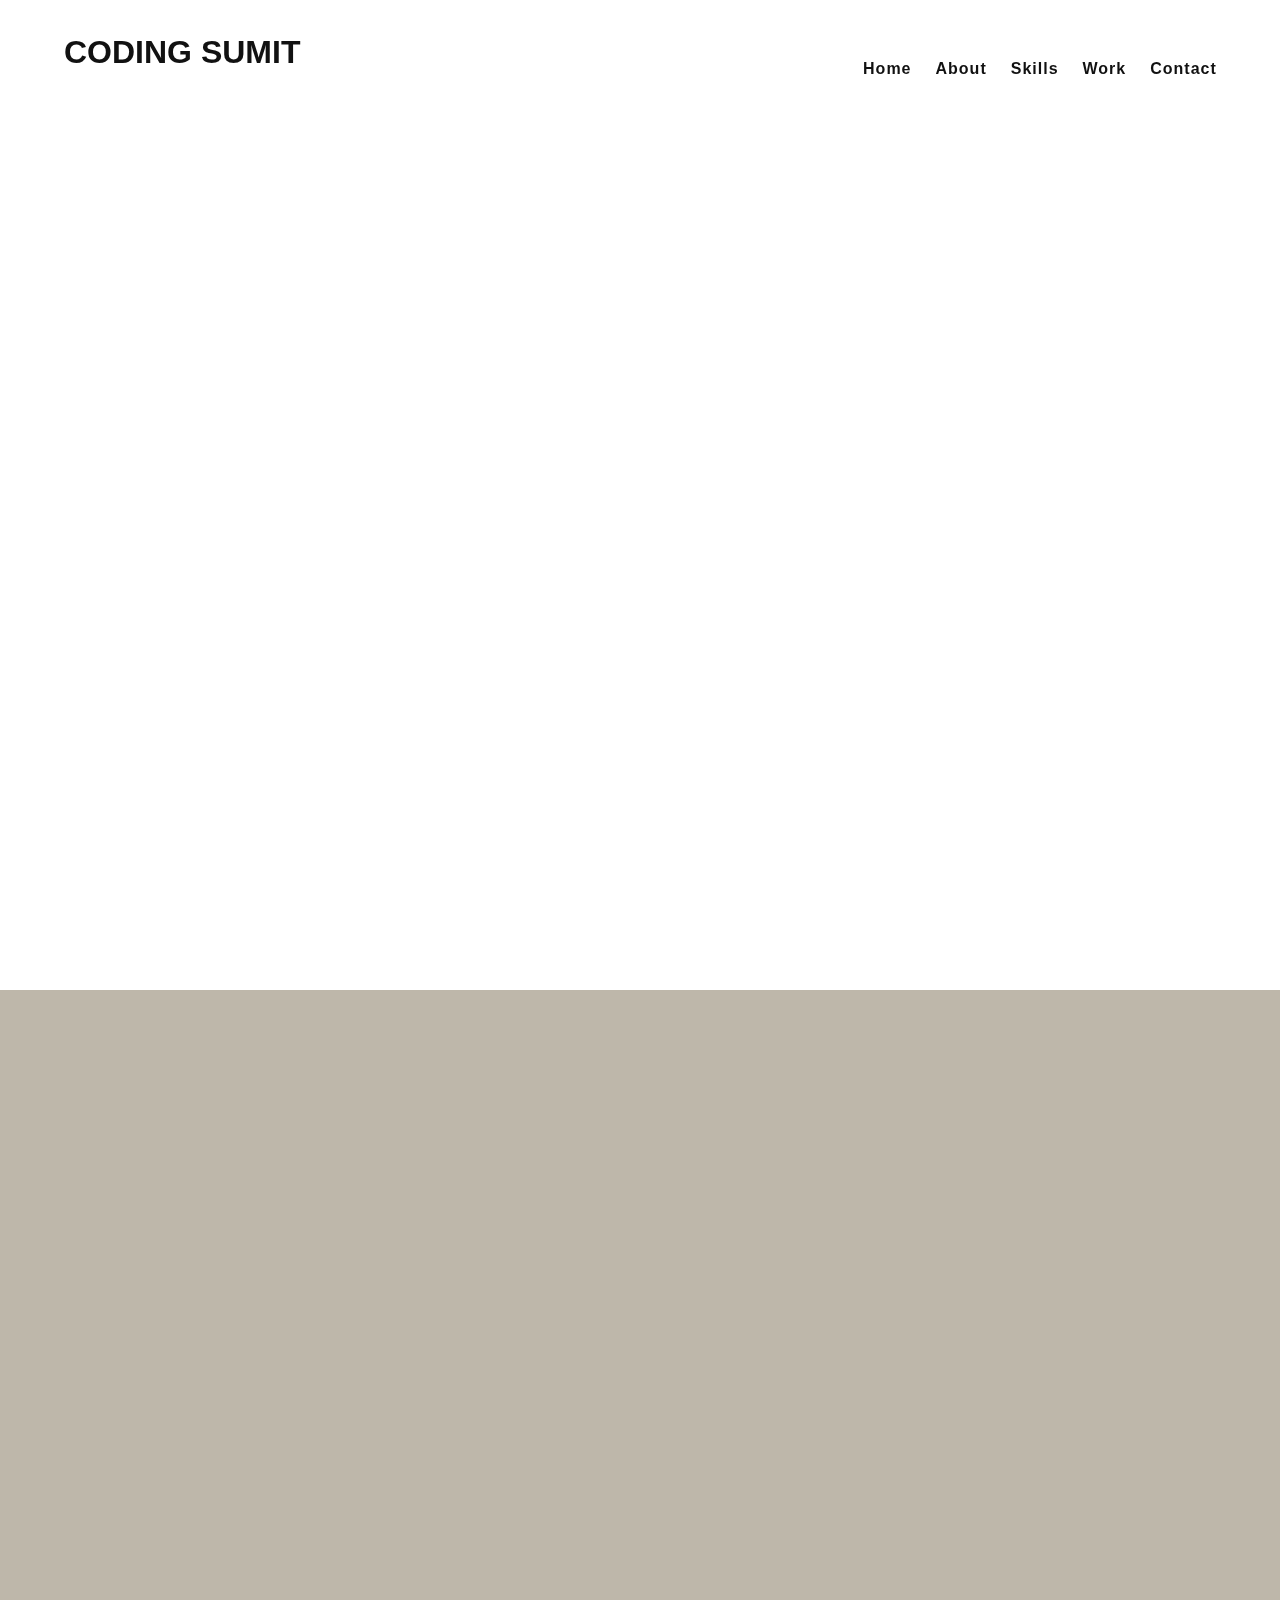
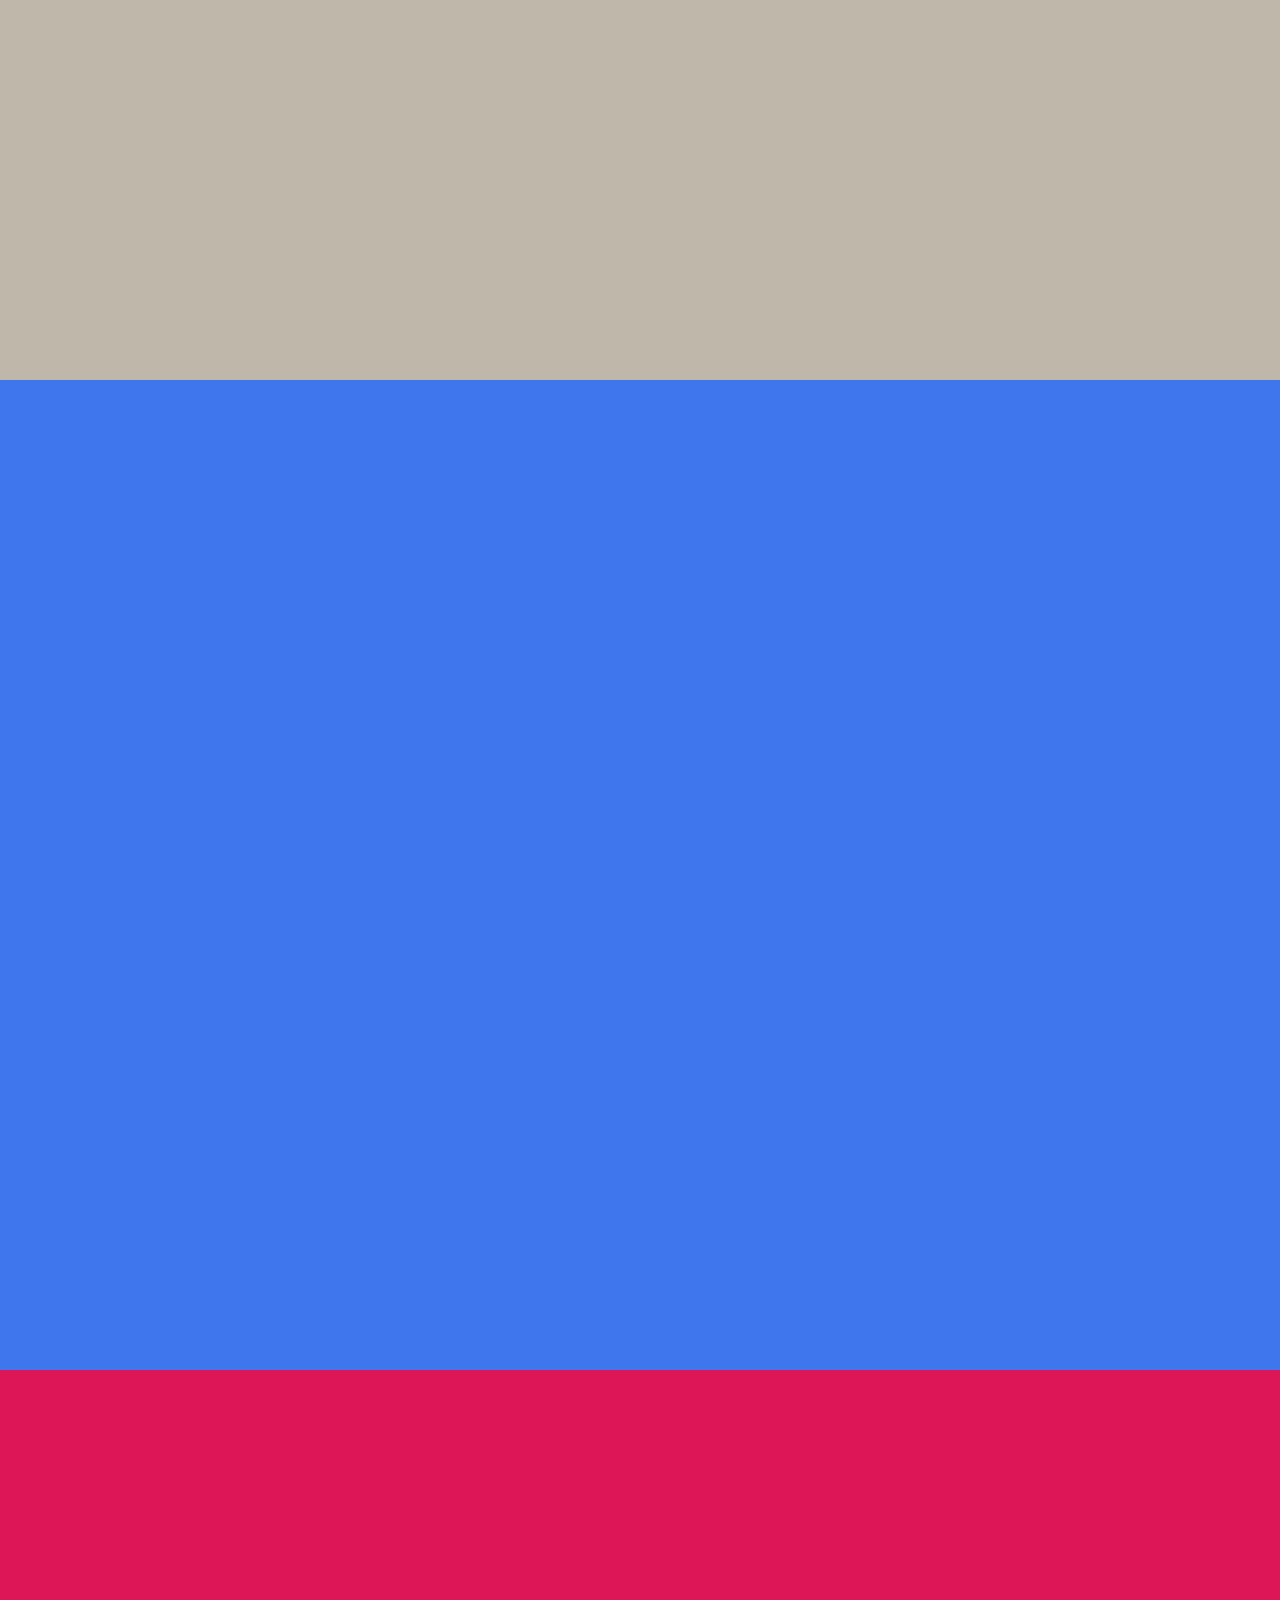
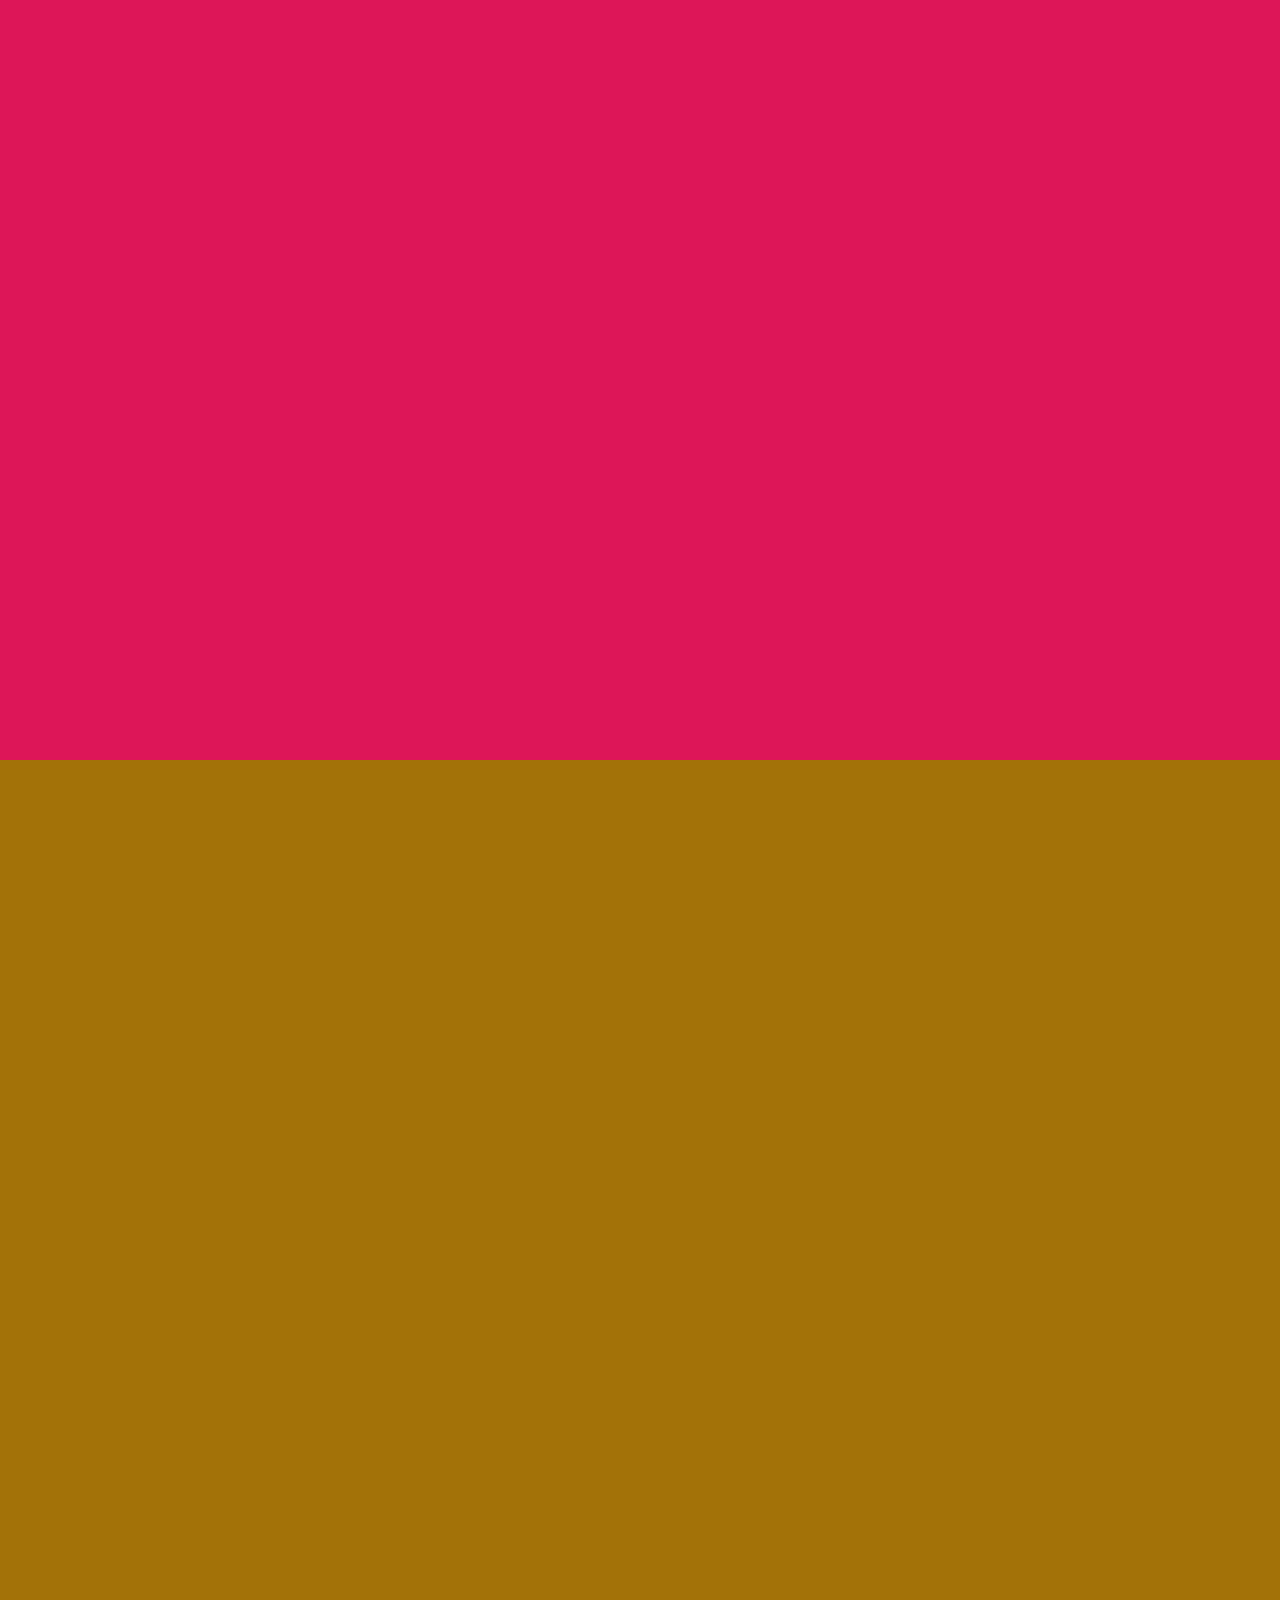
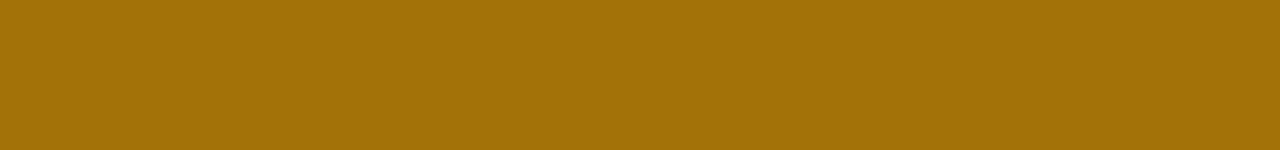
<file: Frontend Projects/Responsive sticky navbar/index.html>
<!DOCTYPE html>
<html lang="en" data-theme="light">
<title>live</title>

<head>
    <meta charset="UTF-8">
    <meta name="viewport" content="width=device-width, user-scalable=no">
    <link rel="stylesheet" href="style.css">
</head>

<body>
    <header>
        <button class="nav-toggle">
            <span class="hamburger"></span>
        </button>
        <div class="smalllogo">
            <a href="#welcome-section" class="logolink">
                <h2> <i class="fas fa-code"></i> coding sumit</h2>
            </a>
        </div>

        <nav class="nav" id="navbar">
            <div class="logo">
                <a href="index.html" id="logo">
                    <h1> <i class="fas fa-code" style="font-size: 20px;"></i> coding sumit</h1>
                </a>
            </div>


            <ul class="nav__list" id="navlinkitems">
                <li class="nav__item">
                    <a href="#home-section" class="nav__link" id="home">Home</a>
                </li>
                <li class="nav__item">
                    <a href="#about-section" class="nav__link" id="about">About</a>
                </li>
                <li class="nav__item">
                    <a href="#skills-section" class="nav__link" id="service">Skills</a>
                </li>
                <li class="nav__item">
                    <a href="#projects-section" class="nav__link" id="work">Work</a>
                </li>

                <li class="nav__item">
                    <a href="#contacts-section" class="nav__link" id="contact">Contact</a>
                </li>
            </ul>

        </nav>
    </header>
    <section class="section one" id="home-section">

    </section>
    <section class="section two" id="about-section">

    </section>
    <section class="section three" id="skills-section">

    </section>
    <section class="section four" id="projects-section">

    </section>
    <section class="section five" id="contacts-section">

    </section>

    <script src="script.js"></script>
</body>

</html>
</file>
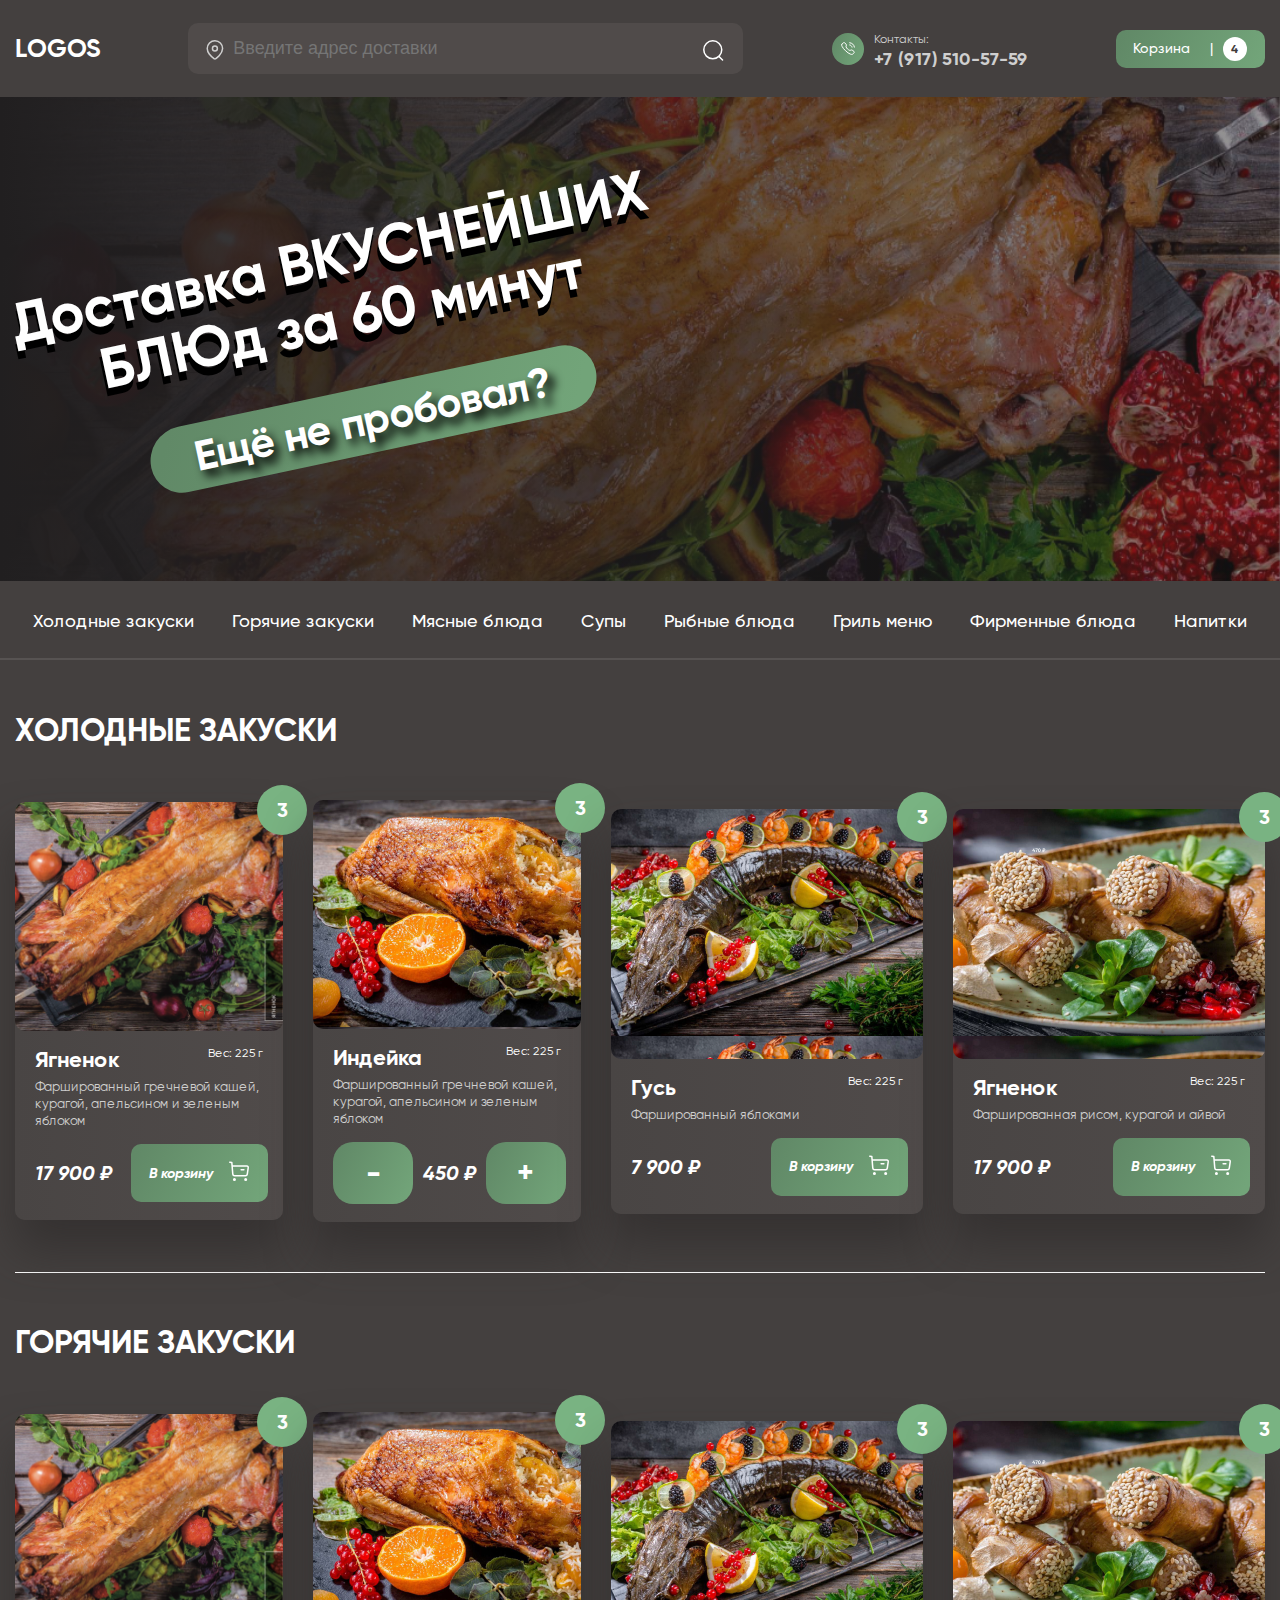
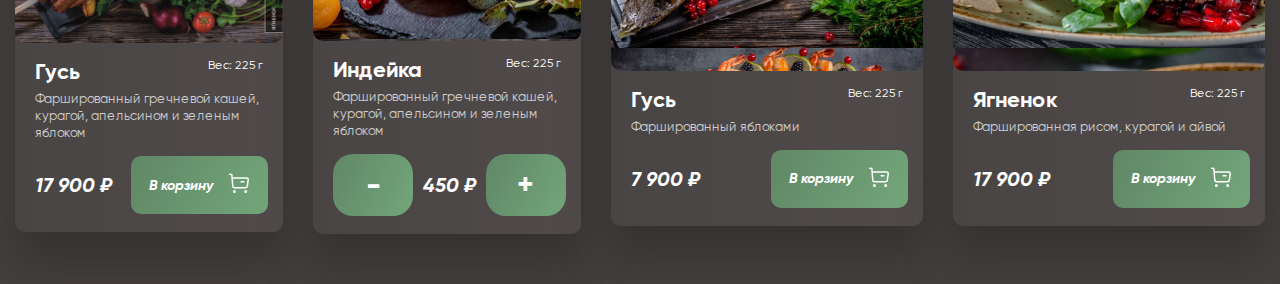
<file: Frontend Projects/Restaurant Web/index.html>
<!DOCTYPE html>
<html lang="en">

  <head>
    <meta charset="UTF-8">
    <meta http-equiv="X-UA-Compatible" content="IE=edge">
    <meta name="viewport" content="width=device-width, initial-scale=1.0">
    <link rel="stylesheet" href="./style/style.css">
    <link rel="stylesheet" href="./style/media.css">
    <title>LOGOS</title>
  </head>

  <body>
    <header>
      <div class="container">
        <div class="header-card">
          <div class="header__logo">
            <h1 class="header-title">LOGOS</h1>
            <div class="header-input">
              <span class="span"><svg width="18" height="21" viewBox="0 0 18 21" fill="none"
                  xmlns="http://www.w3.org/2000/svg">
                  <path fill-rule="evenodd" clip-rule="evenodd"
                    d="M1.23914 9.39129C1.25354 5.15071 4.7029 1.72471 8.94348 1.73912C13.1841 1.75353 16.6101 5.20288 16.5957 9.44347V9.53042C16.5435 12.2869 15.0044 14.8348 13.1174 16.8261C12.0382 17.9467 10.8331 18.9388 9.52609 19.7826C9.1766 20.0849 8.6582 20.0849 8.3087 19.7826C6.3602 18.5143 4.65007 16.9131 3.25653 15.0522C2.01449 13.4294 1.3093 11.4597 1.23914 9.41738L1.23914 9.39129Z"
                    stroke="#CFCFCF" stroke-width="1.5" stroke-linecap="round" stroke-linejoin="round" />
                  <circle cx="8.91741" cy="9.53912" r="2.46087" stroke="#CFCFCF" stroke-width="1.5"
                    stroke-linecap="round" stroke-linejoin="round" />
                </svg>
              </span>
              <input class="header-input-card" type="text" placeholder=" Введите адрес доставки">
              <sapn class="header__svg"><svg width="24" height="24" viewBox="0 0 24 24" fill="none"
                  xmlns="http://www.w3.org/2000/svg">
                  <circle cx="11.7666" cy="11.7666" r="8.98856" stroke="white" stroke-width="1.5" stroke-linecap="round"
                    stroke-linejoin="round" />
                  <path d="M18.0183 18.4851L21.5423 22" stroke="white" stroke-width="1.5" stroke-linecap="round"
                    stroke-linejoin="round" />
                </svg>
              </sapn>
            </div>

            <div class="header-name">
              <span class="span__header"><svg width="16" height="15" viewBox="0 0 16 15" fill="none"
                  xmlns="http://www.w3.org/2000/svg">
                  <path fill-rule="evenodd" clip-rule="evenodd"
                    d="M1.99329 3.04595C2.20417 2.71797 3.36678 1.52735 4.19526 1.5633C4.44311 1.58319 4.66222 1.72311 4.84024 1.88614H4.84092C5.249 2.26098 6.41982 3.67559 6.48555 3.9734C6.64782 4.70382 5.7187 5.12486 6.00284 5.86105C6.72725 7.52278 7.97544 8.69285 9.74879 9.37127C10.5334 9.63828 10.9826 8.76794 11.7618 8.91942C12.0795 8.98168 13.5892 10.0786 13.9884 10.4618V10.4618C14.1616 10.628 14.3123 10.834 14.3328 11.0664C14.3636 11.8847 13.0148 12.9893 12.7518 13.1305C12.1315 13.5471 11.3222 13.5394 10.3356 13.1093C7.58243 12.0355 3.1826 7.98875 2.01588 5.31036C1.56946 4.3906 1.53934 3.62681 1.99329 3.04595Z"
                    stroke="white" stroke-linecap="round" stroke-linejoin="round" />
                  <path d="M9.71027 1.71875C12.1783 1.97562 14.1269 3.80062 14.4043 6.11375" stroke="white"
                    stroke-linecap="round" stroke-linejoin="round" />
                  <path d="M9.71027 3.93314C10.8903 4.14876 11.8123 5.01314 12.0423 6.11939" stroke="white"
                    stroke-linecap="round" stroke-linejoin="round" />
                </svg>
              </span>
              <div class="header-tel">
                <p class="header__text">Контакты:</p>
                <a href="tel:+7 (917) 510-57-59" class="header__name-card">+7 (917) 510-57-59</a>
              </div>
            </div>
            <div class="card__header-karzinka">
              <a href="" class="karzin-link">Корзина</a>
              <a href="" class="karzin-logo">|</a>
              <a href="" class="header-link">4</a>
            </div>
          </div>
        </div>
      </div>
    </header>
    <main class="main-card">
      <div class="main__card-img">
        <div class="container">
          <div class="card-main">
            <h2 class="main-title">Доставка ВКУСНЕЙШИХ БЛЮд за 60 минут</h2>
            <p class="main-title-text">Ещё не пробовал?</p>
          </div>
        </div>
      </div>
      <section class="section-main">
        <div class="container">
          <div class="section-card">
            <ul class="section__card-logo">
              <li><a class="section__card-link" href="">Холодные закуски</a></li>
              <li><a class="section__card-link" href="">Горячие закуски</a></li>
              <li><a class="section__card-link" href="">Мясные блюда</a></li>
              <li><a class="section__card-link" href="">Супы</a></li>
              <li><a class="section__card-link" href="">Рыбные блюда</a></li>
              <li><a class="section__card-link" href="">Гриль меню</a></li>
              <li><a class="section__card-link" href="">Фирменные блюда</a></li>
              <li><a class="section__card-link" href="">Напитки</a></li>
            </ul>
          </div>
        </div>
      </section>
      <section class="section__main-card">
        <div class="container">
          <h3 class="title-content section__title-main">ХОЛОДНЫЕ ЗАКУСКИ</h3>
          <div class="section__card-main">
            <div class="card-box">
              <div class="card__box-img"></div>
              <div class="card__box-name">
                <h3 class="card__title-box">Ягненок</h3>
                <p class="card__text-box">Фаршированный гречневой кашей,
                  курагой, апельсином и зеленым яблоком</p>
              </div>
              <div class="card__box-korzn">
                <p class="card__korzn-text">17 900 ₽</p>
                <div class="card-befor">
                  <a href="" class="card__berfor-text">В корзину</a>
                  <a href=""><svg width="24" height="24" viewBox="0 0 24 24" fill="none" xmlns="http://www.w3.org/2000/svg">
                    <path fill-rule="evenodd" clip-rule="evenodd" d="M7.42226 19.8203C7.84426 19.8203 8.18726 20.1633 8.18726 20.5853C8.18726 21.0073 7.84426 21.3493 7.42226 21.3493C7.00026 21.3493 6.65826 21.0073 6.65826 20.5853C6.65826 20.1633 7.00026 19.8203 7.42226 19.8203Z" stroke="white" stroke-width="1.5" stroke-linecap="round" stroke-linejoin="round"/>
                    <path fill-rule="evenodd" clip-rule="evenodd" d="M18.6747 19.8203C19.0967 19.8203 19.4397 20.1633 19.4397 20.5853C19.4397 21.0073 19.0967 21.3493 18.6747 21.3493C18.2527 21.3493 17.9097 21.0073 17.9097 20.5853C17.9097 20.1633 18.2527 19.8203 18.6747 19.8203Z" stroke="white" stroke-width="1.5" stroke-linecap="round" stroke-linejoin="round"/>
                    <path d="M2.74988 3.25L4.82988 3.61L5.79288 15.083C5.87088 16.018 6.65188 16.736 7.58988 16.736H18.5019C19.3979 16.736 20.1579 16.078 20.2869 15.19L21.2359 8.632C21.3529 7.823 20.7259 7.099 19.9089 7.099H5.16388" stroke="white" stroke-width="1.5" stroke-linecap="round" stroke-linejoin="round"/>
                    <path d="M14.1254 10.795H16.8984" stroke="white" stroke-width="1.5" stroke-linecap="round" stroke-linejoin="round"/>
                    </svg>
                    </a>
                </div>
              </div>
            </div>
            <div class="card-box">
              <div class="card__box-img"></div>
              <div class="card__box-name">
                <h3 class="card__title-box">Индейка</h3>
                <p class="card__text-box">Фаршированный гречневой кашей, 
                  курагой, апельсином и зеленым яблоком</p>
              </div>
              <div class="card__box-korzn">
                <a class="indeyka__link" href="">-</a>
                <p class="card__korzn-text">450 ₽</p>
                <a class="indeyka__link" href="">+</a>
              </div>
            </div>
            <div class="card-box">
              <div class="card__box-img"></div>
              <div class="card__box-name">
                <h3 class="card__title-box">Гусь</h3>
                <p class="card__text-box">Фаршированный яблоками</p>
              </div>
              <div class="card__box-korzn">
                <p class="card__korzn-text">7 900 ₽</p>
                <div class="card-befor">
                  <a href="" class="card__berfor-text">В корзину</a>
                  <a href=""><svg width="24" height="24" viewBox="0 0 24 24" fill="none" xmlns="http://www.w3.org/2000/svg">
                    <path fill-rule="evenodd" clip-rule="evenodd" d="M7.42226 19.8203C7.84426 19.8203 8.18726 20.1633 8.18726 20.5853C8.18726 21.0073 7.84426 21.3493 7.42226 21.3493C7.00026 21.3493 6.65826 21.0073 6.65826 20.5853C6.65826 20.1633 7.00026 19.8203 7.42226 19.8203Z" stroke="white" stroke-width="1.5" stroke-linecap="round" stroke-linejoin="round"/>
                    <path fill-rule="evenodd" clip-rule="evenodd" d="M18.6747 19.8203C19.0967 19.8203 19.4397 20.1633 19.4397 20.5853C19.4397 21.0073 19.0967 21.3493 18.6747 21.3493C18.2527 21.3493 17.9097 21.0073 17.9097 20.5853C17.9097 20.1633 18.2527 19.8203 18.6747 19.8203Z" stroke="white" stroke-width="1.5" stroke-linecap="round" stroke-linejoin="round"/>
                    <path d="M2.74988 3.25L4.82988 3.61L5.79288 15.083C5.87088 16.018 6.65188 16.736 7.58988 16.736H18.5019C19.3979 16.736 20.1579 16.078 20.2869 15.19L21.2359 8.632C21.3529 7.823 20.7259 7.099 19.9089 7.099H5.16388" stroke="white" stroke-width="1.5" stroke-linecap="round" stroke-linejoin="round"/>
                    <path d="M14.1254 10.795H16.8984" stroke="white" stroke-width="1.5" stroke-linecap="round" stroke-linejoin="round"/>
                    </svg>
                    </a>
                </div>
              </div>
            </div>
            <div class="card-box">
              <div class="card__box-img"></div>
              <div class="card__box-name">
                <h3 class="card__title-box">Ягненок</h3>
                <p class="card__text-box">Фаршированная рисом, курагой и айвой</p>
              </div>
              <div class="card__box-korzn">
                <p class="card__korzn-text">17 900 ₽</p>
                <div class="card-befor">
                  <a href="" class="card__berfor-text">В корзину</a>
                  <a href=""><svg width="24" height="24" viewBox="0 0 24 24" fill="none" xmlns="http://www.w3.org/2000/svg">
                    <path fill-rule="evenodd" clip-rule="evenodd" d="M7.42226 19.8203C7.84426 19.8203 8.18726 20.1633 8.18726 20.5853C8.18726 21.0073 7.84426 21.3493 7.42226 21.3493C7.00026 21.3493 6.65826 21.0073 6.65826 20.5853C6.65826 20.1633 7.00026 19.8203 7.42226 19.8203Z" stroke="white" stroke-width="1.5" stroke-linecap="round" stroke-linejoin="round"/>
                    <path fill-rule="evenodd" clip-rule="evenodd" d="M18.6747 19.8203C19.0967 19.8203 19.4397 20.1633 19.4397 20.5853C19.4397 21.0073 19.0967 21.3493 18.6747 21.3493C18.2527 21.3493 17.9097 21.0073 17.9097 20.5853C17.9097 20.1633 18.2527 19.8203 18.6747 19.8203Z" stroke="white" stroke-width="1.5" stroke-linecap="round" stroke-linejoin="round"/>
                    <path d="M2.74988 3.25L4.82988 3.61L5.79288 15.083C5.87088 16.018 6.65188 16.736 7.58988 16.736H18.5019C19.3979 16.736 20.1579 16.078 20.2869 15.19L21.2359 8.632C21.3529 7.823 20.7259 7.099 19.9089 7.099H5.16388" stroke="white" stroke-width="1.5" stroke-linecap="round" stroke-linejoin="round"/>
                    <path d="M14.1254 10.795H16.8984" stroke="white" stroke-width="1.5" stroke-linecap="round" stroke-linejoin="round"/>
                    </svg>
                    </a>
                </div>
              </div>
            </div>
            
          </div>
        </div>
      </section>
      <section class="section__sushy__card">
        <div class="container">
          <h3 class="title-content section__title-main">ГОРЯЧИЕ ЗАКУСКИ</h3>
          <div class="section__card-main">
            <div class="card-box">
              <div class="card__box-img"></div>
              <div class="card__box-name">
                <h3 class="card__title-box">Гусь</h3>
                <p class="card__text-box">Фаршированный гречневой кашей,
                  курагой, апельсином и зеленым яблоком</p>
              </div>
              <div class="card__box-korzn">
                <p class="card__korzn-text">17 900 ₽</p>
                <div class="card-befor">
                  <a href="" class="card__berfor-text">В корзину</a>
                  <a href=""><svg width="24" height="24" viewBox="0 0 24 24" fill="none" xmlns="http://www.w3.org/2000/svg">
                    <path fill-rule="evenodd" clip-rule="evenodd" d="M7.42226 19.8203C7.84426 19.8203 8.18726 20.1633 8.18726 20.5853C8.18726 21.0073 7.84426 21.3493 7.42226 21.3493C7.00026 21.3493 6.65826 21.0073 6.65826 20.5853C6.65826 20.1633 7.00026 19.8203 7.42226 19.8203Z" stroke="white" stroke-width="1.5" stroke-linecap="round" stroke-linejoin="round"/>
                    <path fill-rule="evenodd" clip-rule="evenodd" d="M18.6747 19.8203C19.0967 19.8203 19.4397 20.1633 19.4397 20.5853C19.4397 21.0073 19.0967 21.3493 18.6747 21.3493C18.2527 21.3493 17.9097 21.0073 17.9097 20.5853C17.9097 20.1633 18.2527 19.8203 18.6747 19.8203Z" stroke="white" stroke-width="1.5" stroke-linecap="round" stroke-linejoin="round"/>
                    <path d="M2.74988 3.25L4.82988 3.61L5.79288 15.083C5.87088 16.018 6.65188 16.736 7.58988 16.736H18.5019C19.3979 16.736 20.1579 16.078 20.2869 15.19L21.2359 8.632C21.3529 7.823 20.7259 7.099 19.9089 7.099H5.16388" stroke="white" stroke-width="1.5" stroke-linecap="round" stroke-linejoin="round"/>
                    <path d="M14.1254 10.795H16.8984" stroke="white" stroke-width="1.5" stroke-linecap="round" stroke-linejoin="round"/>
                    </svg>
                    </a>
                </div>
              </div>
            </div>
            <div class="card-box">
              <div class="card__box-img"></div>
              <div class="card__box-name">
                <h3 class="card__title-box">Индейка</h3>
                <p class="card__text-box">Фаршированный гречневой кашей, 
                  курагой, апельсином и зеленым яблоком</p>
              </div>
              <div class="card__box-korzn">
                <a class="indeyka__link" href="">-</a>
                <p class="card__korzn-text">450 ₽</p>
                <a class="indeyka__link" href="">+</a>
              </div>
            </div>
            <div class="card-box">
              <div class="card__box-img"></div>
              <div class="card__box-name">
                <h3 class="card__title-box">Гусь</h3>
                <p class="card__text-box">Фаршированный яблоками</p>
              </div>
              <div class="card__box-korzn">
                <p class="card__korzn-text">7 900 ₽</p>
                <div class="card-befor">
                  <a href="" class="card__berfor-text">В корзину</a>
                  <a href=""><svg width="24" height="24" viewBox="0 0 24 24" fill="none" xmlns="http://www.w3.org/2000/svg">
                    <path fill-rule="evenodd" clip-rule="evenodd" d="M7.42226 19.8203C7.84426 19.8203 8.18726 20.1633 8.18726 20.5853C8.18726 21.0073 7.84426 21.3493 7.42226 21.3493C7.00026 21.3493 6.65826 21.0073 6.65826 20.5853C6.65826 20.1633 7.00026 19.8203 7.42226 19.8203Z" stroke="white" stroke-width="1.5" stroke-linecap="round" stroke-linejoin="round"/>
                    <path fill-rule="evenodd" clip-rule="evenodd" d="M18.6747 19.8203C19.0967 19.8203 19.4397 20.1633 19.4397 20.5853C19.4397 21.0073 19.0967 21.3493 18.6747 21.3493C18.2527 21.3493 17.9097 21.0073 17.9097 20.5853C17.9097 20.1633 18.2527 19.8203 18.6747 19.8203Z" stroke="white" stroke-width="1.5" stroke-linecap="round" stroke-linejoin="round"/>
                    <path d="M2.74988 3.25L4.82988 3.61L5.79288 15.083C5.87088 16.018 6.65188 16.736 7.58988 16.736H18.5019C19.3979 16.736 20.1579 16.078 20.2869 15.19L21.2359 8.632C21.3529 7.823 20.7259 7.099 19.9089 7.099H5.16388" stroke="white" stroke-width="1.5" stroke-linecap="round" stroke-linejoin="round"/>
                    <path d="M14.1254 10.795H16.8984" stroke="white" stroke-width="1.5" stroke-linecap="round" stroke-linejoin="round"/>
                    </svg>
                    </a>
                </div>
              </div>
            </div>
            <div class="card-box">
              <div class="card__box-img"></div>
              <div class="card__box-name">
                <h3 class="card__title-box">Ягненок</h3>
                <p class="card__text-box">Фаршированная рисом, курагой и айвой</p>
              </div>
              <div class="card__box-korzn">
                <p class="card__korzn-text">17 900 ₽</p>
                <div class="card-befor">
                  <a href="" class="card__berfor-text">В корзину</a>
                  <a href=""><svg width="24" height="24" viewBox="0 0 24 24" fill="none" xmlns="http://www.w3.org/2000/svg">
                    <path fill-rule="evenodd" clip-rule="evenodd" d="M7.42226 19.8203C7.84426 19.8203 8.18726 20.1633 8.18726 20.5853C8.18726 21.0073 7.84426 21.3493 7.42226 21.3493C7.00026 21.3493 6.65826 21.0073 6.65826 20.5853C6.65826 20.1633 7.00026 19.8203 7.42226 19.8203Z" stroke="white" stroke-width="1.5" stroke-linecap="round" stroke-linejoin="round"/>
                    <path fill-rule="evenodd" clip-rule="evenodd" d="M18.6747 19.8203C19.0967 19.8203 19.4397 20.1633 19.4397 20.5853C19.4397 21.0073 19.0967 21.3493 18.6747 21.3493C18.2527 21.3493 17.9097 21.0073 17.9097 20.5853C17.9097 20.1633 18.2527 19.8203 18.6747 19.8203Z" stroke="white" stroke-width="1.5" stroke-linecap="round" stroke-linejoin="round"/>
                    <path d="M2.74988 3.25L4.82988 3.61L5.79288 15.083C5.87088 16.018 6.65188 16.736 7.58988 16.736H18.5019C19.3979 16.736 20.1579 16.078 20.2869 15.19L21.2359 8.632C21.3529 7.823 20.7259 7.099 19.9089 7.099H5.16388" stroke="white" stroke-width="1.5" stroke-linecap="round" stroke-linejoin="round"/>
                    <path d="M14.1254 10.795H16.8984" stroke="white" stroke-width="1.5" stroke-linecap="round" stroke-linejoin="round"/>
                    </svg>
                    </a>
                </div>
              </div>
            </div>
            
          </div>
        </div>
      </section>
    </main>
  </body>

</html>
</file>
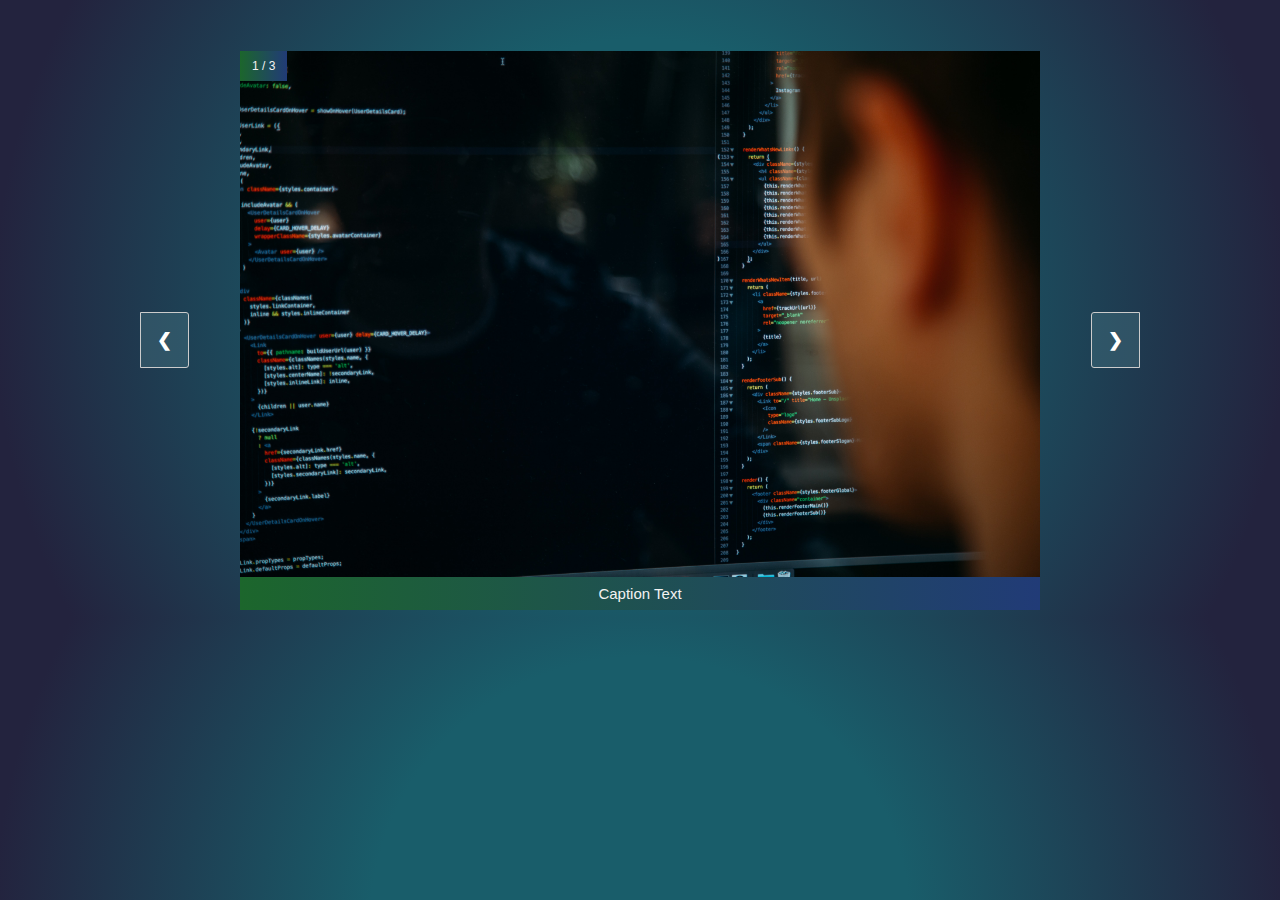
<file: Frontend Projects/Slideshow/index.html>
<!DOCTYPE html>
<html lang="en">

<head>
  <meta charset="UTF-8" />
  <meta name="viewport" content="width=device-width, initial-scale=1.0" />
  <meta http-equiv="X-UA-Compatible" content="ie=edge" />
  <title>Static Template</title>
  <link rel="stylesheet" href="style.css" />
</head>

<body>
  <div class="slideshow-container">
    <div class="mySlides tilt-in-top-1">
      <div class="numbertext">1 / 3</div>
      <img src="1.jpg" style="width: 100%;" />
      <div class="text">Caption Text</div>
    </div>

    <div class="mySlides tilt-in-top-1">
      <div class="numbertext">2 / 3</div>
      <img src="2.jpg" style="width: 100%;" />
      <div class="text">Caption Two</div>
    </div>

    <div class="mySlides tilt-in-top-1">
      <div class="numbertext">3 / 3</div>
      <img src="3.jpg" style="width: 100%;" />
      <div class="text">Caption Three</div>
    </div>

    <a class="prev" onclick="changeSlide(-1)">&#10094;</a>
    <a class="next" onclick="changeSlide(1)">&#10095;</a>
  </div>

  <script src="script.js"></script>
</body>

</html>
</file>
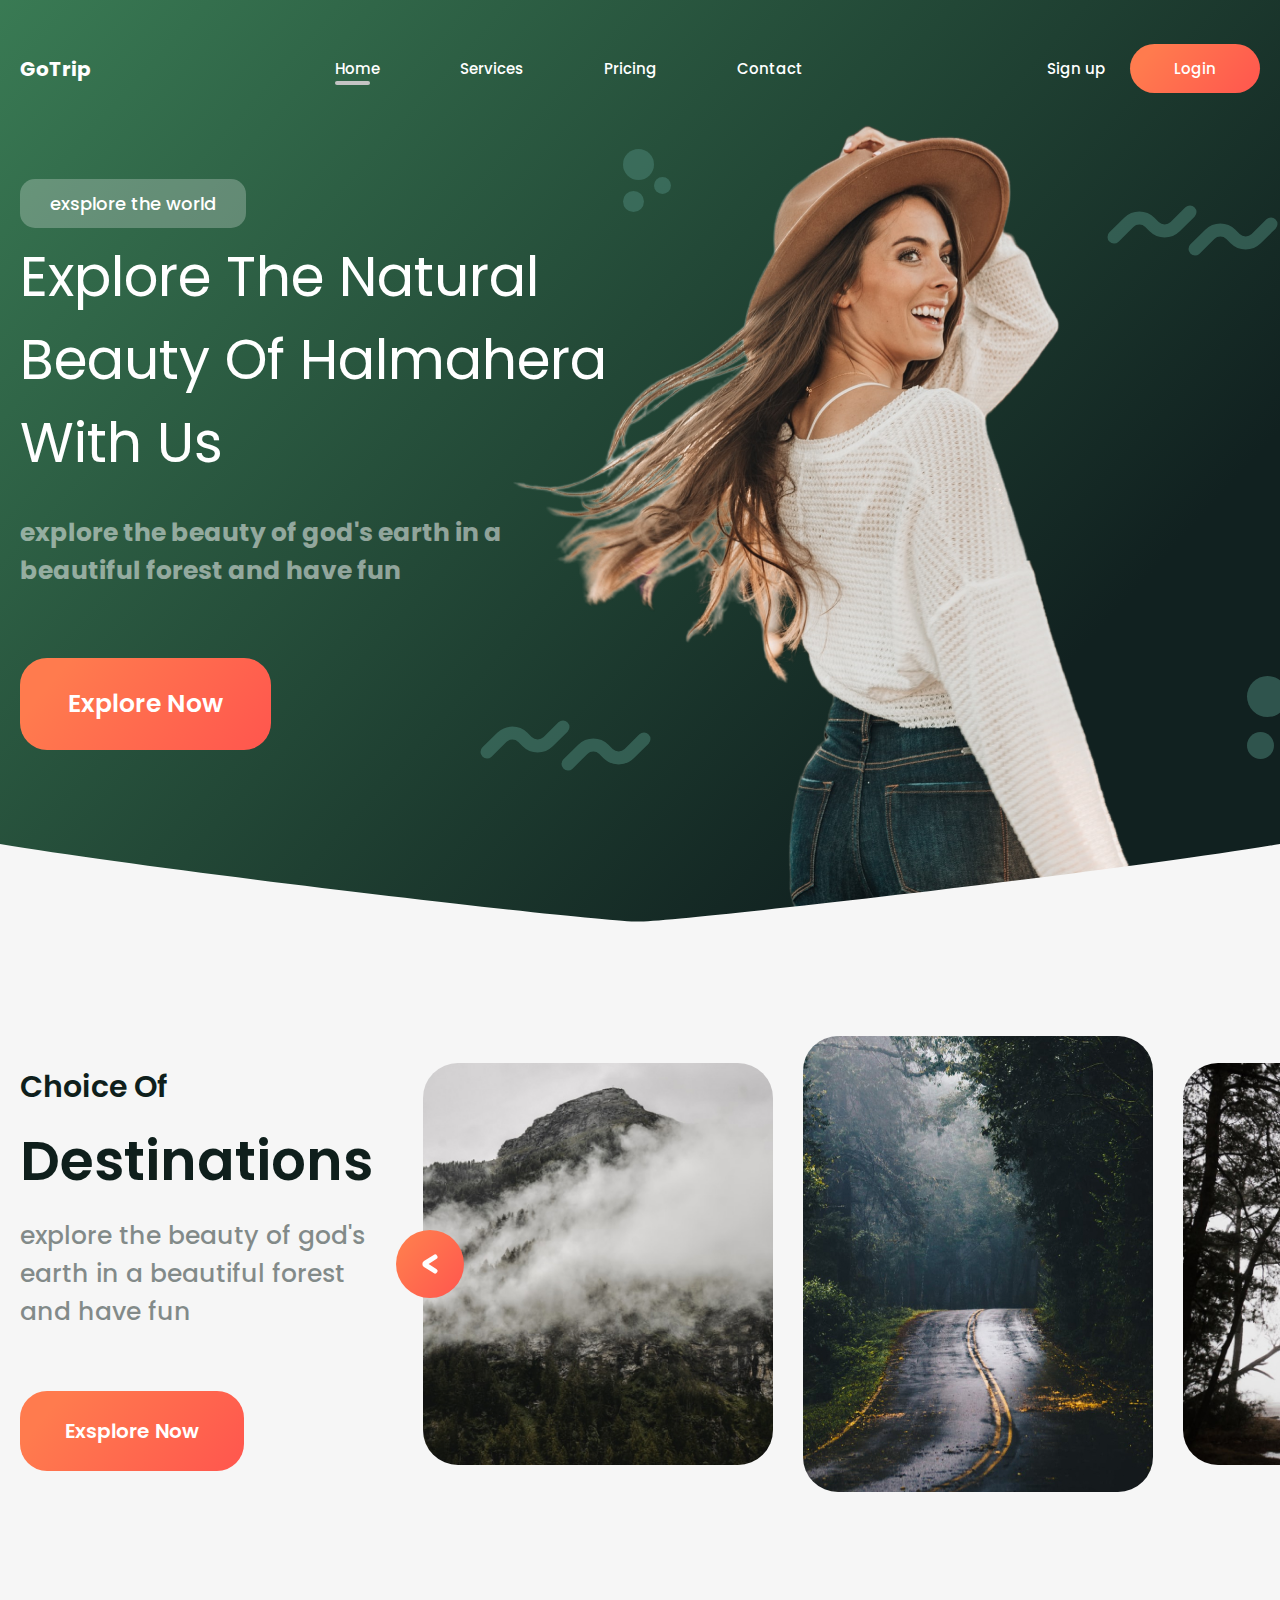
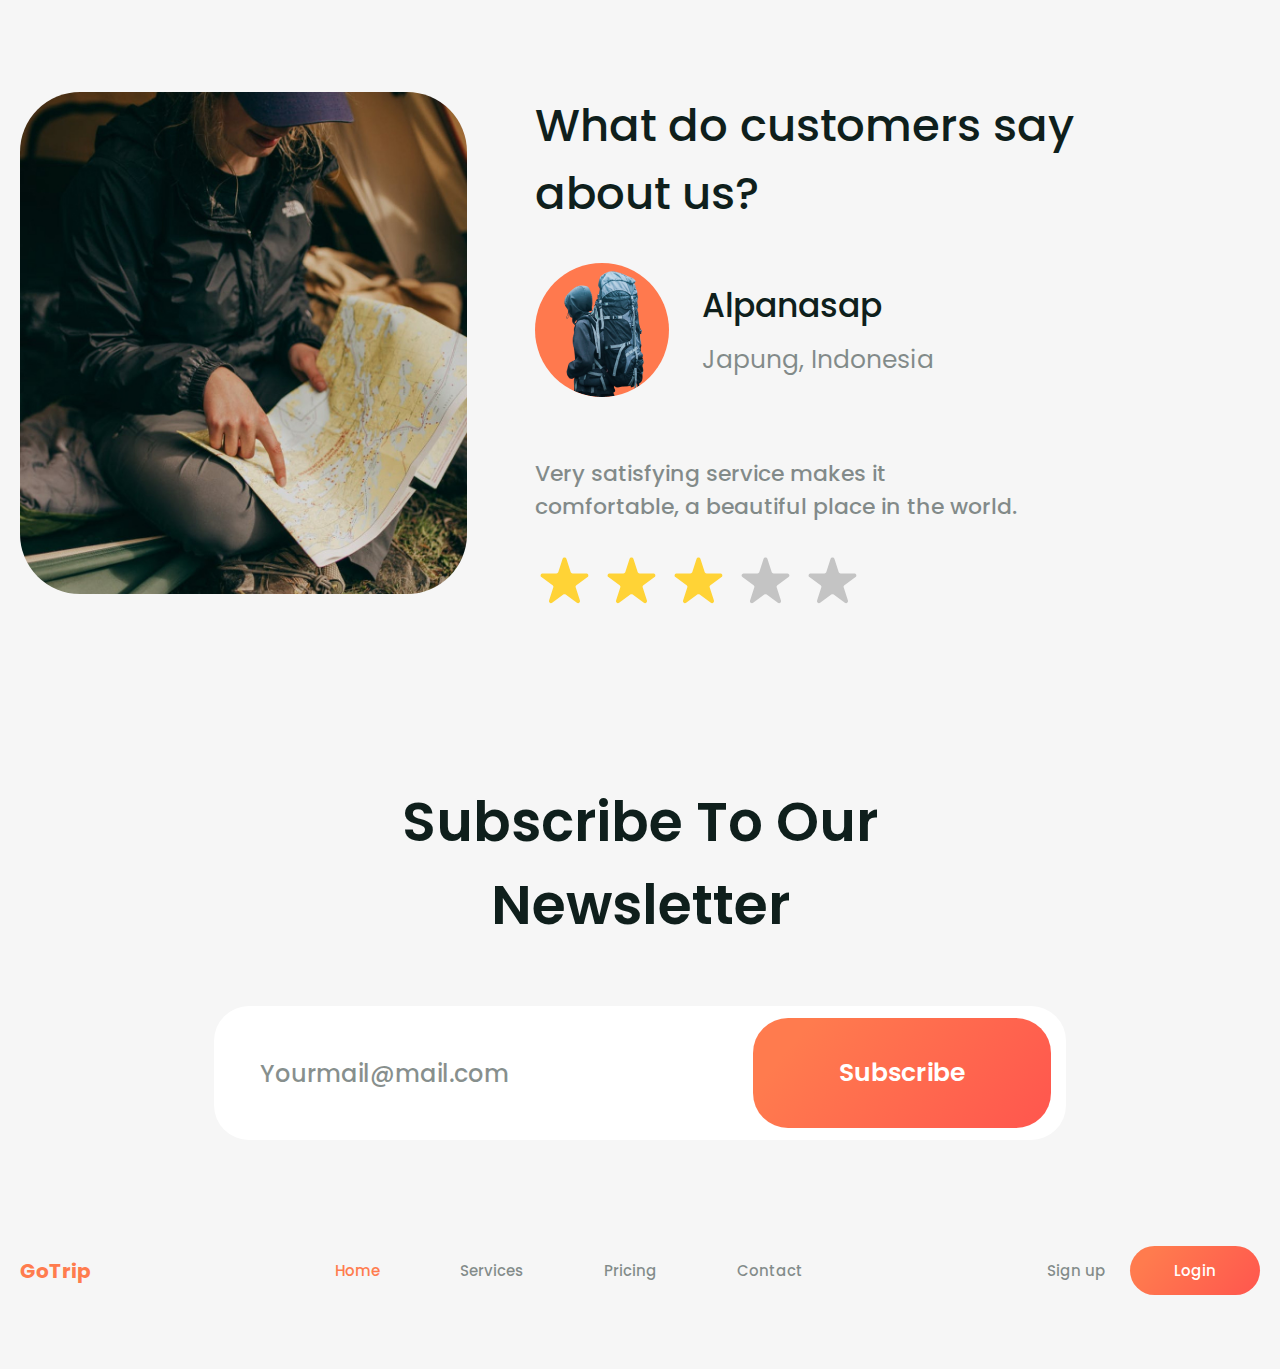
<file: Frontend Projects/Password generator system/travel-html-project mobile/index.html>
<!DOCTYPE html>
<html lang="en">
	<head>
		<meta charset="UTF-8" />
		<meta http-equiv="X-UA-Compatible" content="IE=edge" />
		<meta name="viewport" content="width=device-width, initial-scale=1.0" />
		<title>Travel project</title>
		<link rel="stylesheet" href="./css/main.css" />
		<link
			rel="stylesheet"
			href="https://cdnjs.cloudflare.com/ajax/libs/OwlCarousel2/2.3.4/assets/owl.carousel.min.css"
			integrity="sha512-tS3S5qG0BlhnQROyJXvNjeEM4UpMXHrQfTGmbQ1gKmelCxlSEBUaxhRBj/EFTzpbP4RVSrpEikbmdJobCvhE3g=="
			crossorigin="anonymous"
			referrerpolicy="no-referrer"
		/>
		<link
			rel="stylesheet"
			href="https://cdnjs.cloudflare.com/ajax/libs/OwlCarousel2/2.3.4/assets/owl.theme.default.css"
			integrity="sha512-OTcub78R3msOCtY3Tc6FzeDJ8N9qvQn1Ph49ou13xgA9VsH9+LRxoFU6EqLhW4+PKRfU+/HReXmSZXHEkpYoOA=="
			crossorigin="anonymous"
			referrerpolicy="no-referrer"
		/>
	</head>
	<body>
		<header class="header">
			<div class="container">
				<div class="header__top">
					<nav class="nav">
						<div class="nav__logo">
							<h2 class="logo"><a href="#!">GoTrip</a></h2>
						</div>

						<ul class="nav__list nav__list--header">
							<li><a href="#!" class="active">Home</a></li>
							<li><a href="#!">Services</a></li>
							<li><a href="#!">Pricing</a></li>
							<li><a href="#!">Contact</a></li>
						</ul>

						<ul class="nav__login nav__login--header">
							<li><a href="#!">Sign up</a></li>
							<li><a href="#!" class="btn btn--login">Login</a></li>
						</ul>

						<button type="button" class="nav__toggle">
							<div class="menu-icon-wrapper">
								<div class="menu-icon"></div>
							</div>
						</button>
					</nav>
				</div>

				<div class="header__row">
					<div class="header__content">
						<div class="header__badge">exsplore the world</div>
						<h1 class="header__title">Explore The Natural Beauty Of Halmahera With Us</h1>
						<div class="header__text">
							<p>explore the beauty of god's earth in a beautiful forest and have fun</p>
						</div>
						<a href="#!" class="btn btn--header">Explore Now</a>
					</div>

					<div class="header__img">
						<img src="./img/header/header-img.png" alt="Image" />
					</div>
				</div>
			</div>
		</header>

		<main class="">

			<section class="destinations">
				<div class="container-right">
					<div class="destinations__row">
						<div class="destinations__content">
							<h2 class="destinations__title">
								<span>Choice Of</span>
								Destinations
							</h2>
							<div class="destinations__text">
								<p>explore the beauty of god's earth in a beautiful forest and have fun</p>
							</div>
							<a href="#!" class="btn">Exsplore Now</a>
						</div>

						<div class="destinations__slider">
							<div class="slider">
								<div class="owl-carousel">
									<img class="slider__item" src="./img/slider/01.jpg" alt="Slider item" />
									<img class="slider__item" src="./img/slider/02.jpg" alt="Slider item" />
									<img class="slider__item" src="./img/slider/03.jpg" alt="Slider item" />
								</div>
								<button class="slider__btn slider__btn--prev">
									<img src="./img/slider/arrow-left.svg" alt="" />
								</button>
								<button class="slider__btn slider__btn--next">
									<img src="./img/slider/arrow-right.svg" alt="" />
								</button>
							</div>
						</div>
					</div>
				</div>
			</section>

			<section class="customers">
				<div class="container">
					<div class="customers__row">
						<div class="customers__img">
							<img src="./img/customers/customers.jpg" alt="Customer" />
						</div>
						<div class="customers__content">
							<h2 class="customers__title">What do customers say about&nbsp;us?</h2>

							<div class="review">
								<div class="review__client">
									<div class="review__client-avatar">
										<img src="./img/customers//user-avatar.png" alt="Avatar" />
									</div>
									<div class="review__client-desc">
										<h3 class="review__client-desc-name">Alpanasap</h3>
										<p class="review__client-desc-country">Japung, Indonesia</p>
									</div>
								</div>

								<div class="review__text">
									<p>Very satisfying service makes it comfortable, a beautiful place in the world.</p>
								</div>
								<div class="review__rating">
									<img src="./img/customers/stars-rating.svg" alt="Rating" />
								</div>
							</div>
						</div>
					</div>
				</div>
			</section>

			<section class="cta none">
				<div class="container">
					<div class="cta__plate">
						<h2 class="cta__title">
							Prepare Yourself And <br />
							Start Exploring With Us.
						</h2>

						<div class="cta__text">
							<p>There's the best discount for you today.</p>
						</div>

						<a href="#!" class="btn"> Get Started </a>
					</div>
				</div>
			</section>

			<section class="subscribe">
				<div class="container">
					<div class="subscribe__content">
						<h2 class="subscribe__title">Subscribe To Our Newsletter</h2>

						<form class="subscribe-form">
							<input type="email" class="subscribe-form__input" placeholder="Yourmail@mail.com" />
							<button class="btn btn--subscribe">Subscribe</button>
						</form>
					</div>
				</div>
			</section>

		</main>

		<footer class="footer">
			<div class="container">
				<nav class="nav nav--footer">
					<div class="nav__logo">
						<h2 class="logo logo--footer"><a href="#!">GoTrip</a></h2>
					</div>

					<ul class="nav__list nav__list--footer">
						<li><a href="#!" class="active">Home</a></li>
						<li><a href="#!">Services</a></li>
						<li><a href="#!">Pricing</a></li>
						<li><a href="#!">Contact</a></li>
					</ul>

					<ul class="nav__login nav__login--footer">
						<li><a href="#!">Sign up</a></li>
						<li><a href="#!" class="btn btn--login">Login</a></li>
					</ul>
				</nav>
			</div>
		</footer>

		<script
			src="https://cdnjs.cloudflare.com/ajax/libs/jquery/3.6.0/jquery.min.js"
			referrerpolicy="no-referrer"
		></script>
		<script
			src="https://cdnjs.cloudflare.com/ajax/libs/OwlCarousel2/2.3.4/owl.carousel.min.js"
			integrity="sha512-bPs7Ae6pVvhOSiIcyUClR7/q2OAsRiovw4vAkX+zJbw3ShAeeqezq50RIIcIURq7Oa20rW2n2q+fyXBNcU9lrw=="
			crossorigin="anonymous"
			referrerpolicy="no-referrer"
		></script>
		<script src="./js/main.js"></script>
	</body>
</html>
</file>
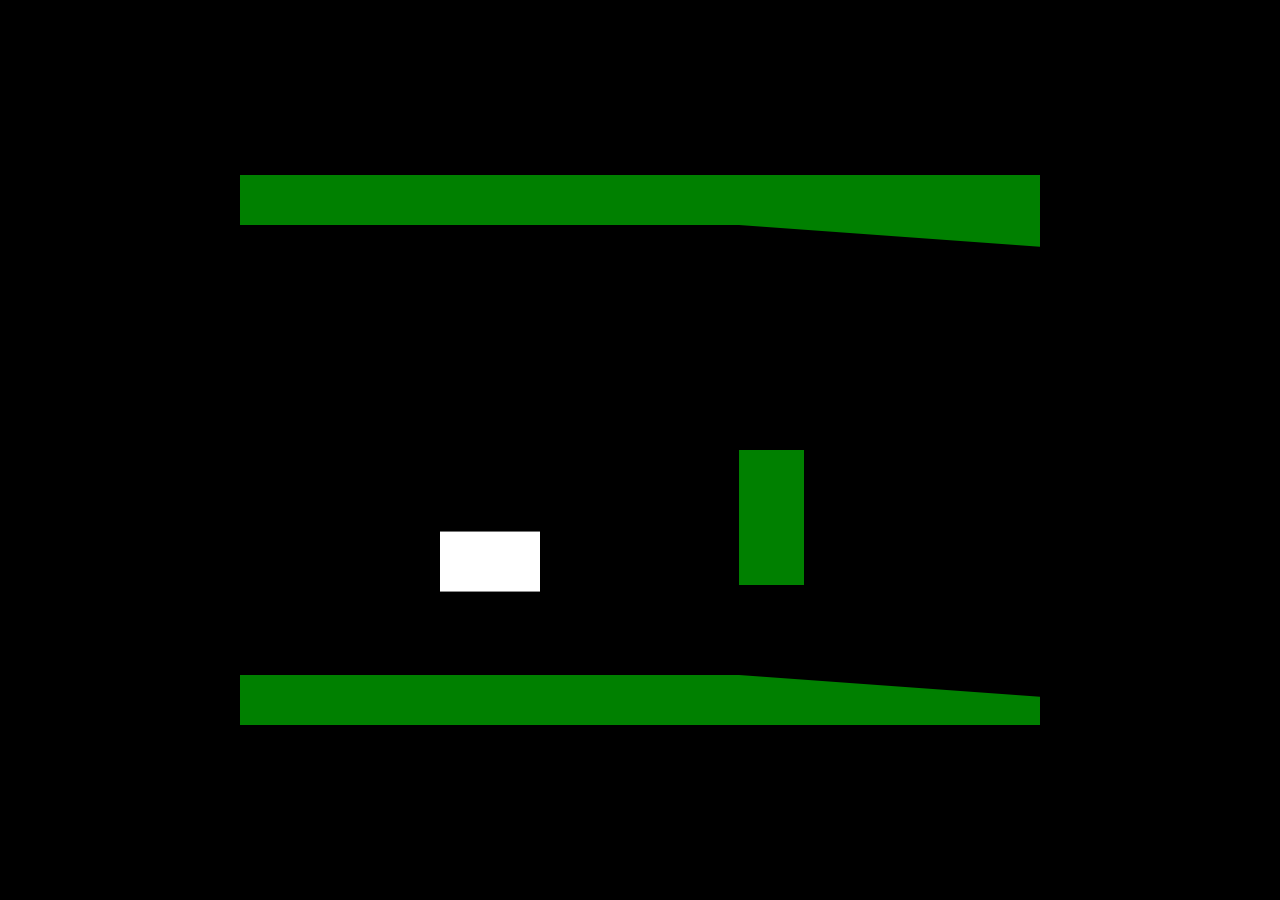
<file: Games/Helicopter Game/helicopter.html>
<!DOCTYPE html>
<html>
<head>
  <title>Basic Helicopter HTML Game</title>
  <meta charset="UTF-8">
  <style>
  html, body {
    height: 100%;
    margin: 0;
  }

  body {
    background: black;
    display: flex;
    align-items: center;
    justify-content: center;
  }
  </style>
</head>
<body>
<canvas width="800" height="550" id="game"></canvas>
<script>
const canvas = document.getElementById('game');
const context = canvas.getContext('2d');

const minTunnelWidth = 400;
const maxTunnelWidth = canvas.width;
const minHeight = 10;
const maxHeight = 100;

const obstacleWidth = 65;
const obstacleHeight = 135;

// how fast the background moves
const moveSpeed = 7;

// downward acceleration
const gravity = 0.35;

// keep track of the spacebar being pressed so we can move the
// helicopter up when pressed and down when not pressed
let spacePressed = false;

// clamp a number between min and max values
function clamp(num, min, max) {
  return Math.min( Math.max(min, num), max);
}

// return a random integer between min (inclusive) and max (inclusive)
// @see https://stackoverflow.com/a/1527820/2124254
function randInt(min, max) {
  return Math.floor(Math.random() * (max - min + 1)) + min;
}

const helicopter = {
  x: 200,
  y: 100,
  width: 100,
  height: 60,
  dy: 0,  // velocity
  ddy: 0  // acceleration
};

// just keep track of a tunnel wall current x position, width, start
// and end height. the top and bottom wall are mirrored, so we only
// need to keep track of one of them
let tunnels = [{
  x: 0,
  width: canvas.width,
  start: 50,
  end: 50
},
{
  x: canvas.width,
  width: randInt(minTunnelWidth, maxTunnelWidth),
  start: 50,
  end: randInt(minHeight, maxHeight)
}];

// for the obstacles in the path just need to keep track of the
// position as they are always the same size
let obstacles = [{
  x: canvas.width,
  y: canvas.height / 2
},
{
  x: canvas.width * 2,
  y: canvas.height / 2
}];

// tunnel wall color and rgb value
const wallColor = 'green';
context.fillStyle = wallColor;
context.fillRect(0, 0, 1, 1);

// getImageData returns a data object which is a flat array of every
// pixel of the canvas in the specified rect (x, y, width, height).
// every 4 indices of the array is a single pixel's r,g,b,a values
const wallData = context.getImageData(0, 0, 1, 1);

// destructure the image data array to get the rgb values of the wall
// @see https://developer.mozilla.org/en-US/docs/Web/JavaScript/Reference/Operators/Destructuring_assignment
const [ wallRed, wallGreen, wallBlue ] = wallData.data;

// game loop
let rAF;
function loop() {
  rAF = requestAnimationFrame(loop);
  context.clearRect(0,0,canvas.width,canvas.height);

  if (spacePressed) {
    helicopter.ddy = -0.7;
  }
  else {
    helicopter.ddy = 0;
  }

  // update position based on acceleration and velocity
  helicopter.dy += helicopter.ddy + gravity;
  // clamp velocity
  helicopter.dy = clamp(helicopter.dy, -8, 8);
  helicopter.y += helicopter.dy;

  // draw the helicopter
  context.fillStyle = 'white';
  context.fillRect(helicopter.x, helicopter.y, helicopter.width, helicopter.height);

  // draw the tunnel walls over the helicopter
  context.fillStyle = 'green';
  tunnels.forEach((tunnel, index) => {
    tunnel.x -= moveSpeed;

    // if the last tunnel is fully on screen, we need to spawn a new
    // tunnel segment off screen
    if (
      index === tunnels.length - 1 &&
      tunnel.x + tunnel.width <= canvas.width
    ) {
      tunnels.push({
        x: tunnel.x + tunnel.width,
        width: randInt(minTunnelWidth, maxTunnelWidth),
        start: tunnel.end,
        end: randInt(minHeight, maxHeight)
      });
    }

    // top tunnel wall
    context.beginPath();
    context.moveTo(tunnel.x, 0);
    context.lineTo(tunnel.x, tunnel.start);
    context.lineTo(tunnel.x + tunnel.width, tunnel.end);
    context.lineTo(tunnel.x + tunnel.width, 0);
    context.closePath();
    context.fill();

    // bottom tunnel wall
    context.beginPath();
    context.moveTo(tunnel.x, canvas.height);
    context.lineTo(tunnel.x, tunnel.start + 450);
    context.lineTo(tunnel.x + tunnel.width, tunnel.end + 450);
    context.lineTo(tunnel.x + tunnel.width, canvas.height);
    context.closePath();
    context.fill();
  });

  // draw obstacles
  obstacles.forEach((obstacle, index) => {
    obstacle.x -= moveSpeed;
    context.fillRect(obstacle.x, obstacle.y, obstacleWidth, obstacleHeight);

    // if the last obstacle is fully on screen, we need to spawn a new
    // one off screen
    if (
      index === obstacles.length - 1 &&
      obstacle.x + obstacleWidth <= canvas.width
    ) {
      obstacles.push({
        x: canvas.width * 2,
        y: randInt(maxHeight + 50, canvas.height - obstacleHeight - maxHeight - 50)
      });
    }
  });

  // remove any tunnel segments or obstacles that are off screen
  tunnels = tunnels.filter(tunnel => tunnel.x + tunnel.width > 0);
  obstacles = obstacles.filter(obstacle => obstacle.x + obstacleWidth > 0);

  // pixel perfect collision detection
  // get the pixels of the canvas at the helicopter rect and look for
  // any pixels that match the wall color. the wall has to be drawn
  // above the helicopter in order for this to work
  const { data } = context.getImageData(helicopter.x, helicopter.y, helicopter.width, helicopter.height);

  for (let i = 0; i < data.length; i += 4) {
    const r = data[i];
    const g = data[i + 1];
    const b = data[i + 2];

    // if we match the tunnel wall color we have a collision
    if (r === wallRed && g === wallGreen && b === wallBlue) {
      // draw a dotted red circle around the helicopter when it
      // crashes
      context.strokeStyle = 'red';
      context.setLineDash([5, 15])
      context.lineWidth = 4;

      context.beginPath();
      context.arc(helicopter.x + helicopter.width / 2, helicopter.y + helicopter.height / 2, helicopter.width, 0, 2 * Math.PI);
      context.stroke();

      cancelAnimationFrame(rAF);
    }
  }
}

// listen to keyboard events to move the helicopter
document.addEventListener('keydown', function(e) {
  // spacebar
  if (e.code === 'Space') {
    spacePressed = true;
  }
});
document.addEventListener('keyup', function(e) {
  // spacebar
  if (e.code === 'Space') {
    spacePressed = false;
  }
});

// start the game
rAF = requestAnimationFrame(loop);
</script>
</body>
</html>
</file>
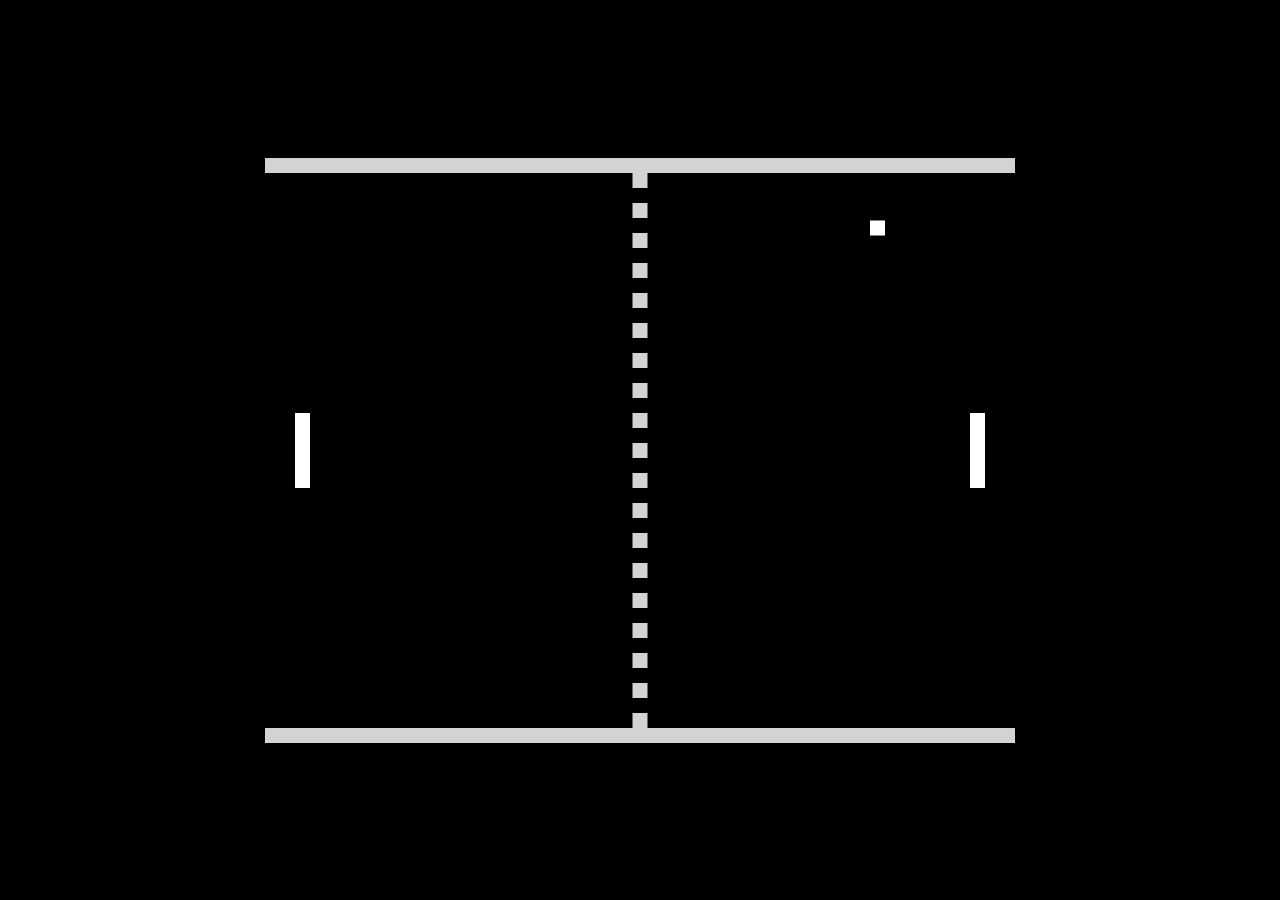
<file: Games/Pong Game/pong.html>
<!DOCTYPE html>
<html>
<head>
  <title>Basic Pong HTML Game</title>
  <meta charset="UTF-8">
  <style>
  html, body {
    height: 100%;
    margin: 0;
  }

  body {
    background: black;
    display: flex;
    align-items: center;
    justify-content: center;
  }
  </style>
</head>
<body>
<canvas width="750" height="585" id="game"></canvas>
<script>
const canvas = document.getElementById('game');
const context = canvas.getContext('2d');
const grid = 15;
const paddleHeight = grid * 5; // 80
const maxPaddleY = canvas.height - grid - paddleHeight;

var paddleSpeed = 6;
var ballSpeed = 5;

const leftPaddle = {
  // start in the middle of the game on the left side
  x: grid * 2,
  y: canvas.height / 2 - paddleHeight / 2,
  width: grid,
  height: paddleHeight,

  // paddle velocity
  dy: 0
};
const rightPaddle = {
  // start in the middle of the game on the right side
  x: canvas.width - grid * 3,
  y: canvas.height / 2 - paddleHeight / 2,
  width: grid,
  height: paddleHeight,

  // paddle velocity
  dy: 0
};
const ball = {
  // start in the middle of the game
  x: canvas.width / 2,
  y: canvas.height / 2,
  width: grid,
  height: grid,

  // keep track of when need to reset the ball position
  resetting: false,

  // ball velocity (start going to the top-right corner)
  dx: ballSpeed,
  dy: -ballSpeed
};

// check for collision between two objects using axis-aligned bounding box (AABB)
// @see https://developer.mozilla.org/en-US/docs/Games/Techniques/2D_collision_detection
function collides(obj1, obj2) {
  return obj1.x < obj2.x + obj2.width &&
         obj1.x + obj1.width > obj2.x &&
         obj1.y < obj2.y + obj2.height &&
         obj1.y + obj1.height > obj2.y;
}

// game loop
function loop() {
  requestAnimationFrame(loop);
  context.clearRect(0,0,canvas.width,canvas.height);

  // move paddles by their velocity
  leftPaddle.y += leftPaddle.dy;
  rightPaddle.y += rightPaddle.dy;

  // prevent paddles from going through walls
  if (leftPaddle.y < grid) {
    leftPaddle.y = grid;
  }
  else if (leftPaddle.y > maxPaddleY) {
    leftPaddle.y = maxPaddleY;
  }

  if (rightPaddle.y < grid) {
    rightPaddle.y = grid;
  }
  else if (rightPaddle.y > maxPaddleY) {
    rightPaddle.y = maxPaddleY;
  }

  // draw paddles
  context.fillStyle = 'white';
  context.fillRect(leftPaddle.x, leftPaddle.y, leftPaddle.width, leftPaddle.height);
  context.fillRect(rightPaddle.x, rightPaddle.y, rightPaddle.width, rightPaddle.height);

  // move ball by its velocity
  ball.x += ball.dx;
  ball.y += ball.dy;

  // prevent ball from going through walls by changing its velocity
  if (ball.y < grid) {
    ball.y = grid;
    ball.dy *= -1;
  }
  else if (ball.y + grid > canvas.height - grid) {
    ball.y = canvas.height - grid * 2;
    ball.dy *= -1;
  }

  // reset ball if it goes past paddle (but only if we haven't already done so)
  if ( (ball.x < 0 || ball.x > canvas.width) && !ball.resetting) {
    ball.resetting = true;

    // give some time for the player to recover before launching the ball again
    setTimeout(() => {
      ball.resetting = false;
      ball.x = canvas.width / 2;
      ball.y = canvas.height / 2;
    }, 400);
  }

  // check to see if ball collides with paddle. if they do change x velocity
  if (collides(ball, leftPaddle)) {
    ball.dx *= -1;

    // move ball next to the paddle otherwise the collision will happen again
    // in the next frame
    ball.x = leftPaddle.x + leftPaddle.width;
  }
  else if (collides(ball, rightPaddle)) {
    ball.dx *= -1;

    // move ball next to the paddle otherwise the collision will happen again
    // in the next frame
    ball.x = rightPaddle.x - ball.width;
  }

  // draw ball
  context.fillRect(ball.x, ball.y, ball.width, ball.height);

  // draw walls
  context.fillStyle = 'lightgrey';
  context.fillRect(0, 0, canvas.width, grid);
  context.fillRect(0, canvas.height - grid, canvas.width, canvas.height);

  // draw dotted line down the middle
  for (let i = grid; i < canvas.height - grid; i += grid * 2) {
    context.fillRect(canvas.width / 2 - grid / 2, i, grid, grid);
  }
}

// listen to keyboard events to move the paddles
document.addEventListener('keydown', function(e) {

  // up arrow key
  if (e.which === 38) {
    rightPaddle.dy = -paddleSpeed;
  }
  // down arrow key
  else if (e.which === 40) {
    rightPaddle.dy = paddleSpeed;
  }

  // w key
  if (e.which === 87) {
    leftPaddle.dy = -paddleSpeed;
  }
  // a key
  else if (e.which === 83) {
    leftPaddle.dy = paddleSpeed;
  }
});

// listen to keyboard events to stop the paddle if key is released
document.addEventListener('keyup', function(e) {
  if (e.which === 38 || e.which === 40) {
    rightPaddle.dy = 0;
  }

  if (e.which === 83 || e.which === 87) {
    leftPaddle.dy = 0;
  }
});

// start the game
requestAnimationFrame(loop);
</script>
</body>
</html>
</file>
<file: Frontend Projects/Responsive sticky navbar/style.css>
html {
  scroll-behavior: smooth;
}

* {
  margin: 0;
  padding: 0;
  box-sizing: border-box;
}

body {
  margin: 0;
  font-family: "Source Sans Pro", sans-serif;
  line-height: 1.6;
  overflow-x: hidden;
  background: var(--bg-color);
}

[data-theme="light"] {
  --bg-color: #fff;
  --primary-bg: #8c43ff;
  --color: #333;
  --togglebg: #d4e7d5;
  --toggleslider: #fff;
  --roundcolor: #fff;
  --svgcolor: #111;
}

[data-theme="dark"] {
  --bg-color: #333333;
  --primary-bg: #333;
  --bg-color: #333333;
  --color: #e9dcdc;
  --togglebg: #333;
  --toggleslider: #e9dcdc;
  --roundcolor: #333;
  --svgcolor: #fff;
}

.nav {
  height: 5rem;
  width: 100%;
  display: block;
  justify-content: flex-start;
  z-index: 10;
  font-weight: 300;
  /* transition: 0.2s ease-in-out; */
  /* transition: transform 400ms ease-in-out; */
  position: fixed;
}

.nav__list {
  /* list-style: none;
  display: flex;
  justify-content: flex-end;
  margin-left: 55vh;
  margin-top: -49px;
  padding: 0vh 4vw; */
  list-style: none;
  display: flex;
  justify-content: flex-end;
  /* margin-left: 55vh; */
  margin-top: -49px;
  /* margin: auto; */
  padding: 0vh 4vw;
}

.nav__link {
  color: inherit;
  text-decoration: none;
  margin-right: 50px;
  position: relative;
  font-family: "Raleway", sans-serif;
  padding: 16px 0;
  margin: 0 12px;
  letter-spacing: 1px;
  line-height: 16px;
  font-weight: 700;
  transition: color 0.1s, background-color 0.1s, padding 0.2s ease-in;
  color: #111;
}

.nav-toggle {
  display: none;
}

.nav__link::before {
  content: "";
  display: block;
  position: absolute;
  bottom: 3px;
  left: 0;
  height: 3px;
  width: 100%;
  background-color: #000;
  transform-origin: right top;
  transform: scale(0, 1);
  transition: color 0.1s, transform 0.2s ease-out;
}

.nav__link:active::before {
  background-color: #000;
}

.nav__link:hover::before,
.nav__link:focus::before {
  transform-origin: left top;
  transform: scale(1, 1);
}

.logo {
  padding: 3vh 5vw;
  text-align: center;
  display: flex;
  align-items: center;
  color: rgb(22, 8, 8);
  text-transform: uppercase;
  width: 25rem;
  font-family: "Raleway", sans-serif;
  font-weight: 800;
  /* margin-top: 7px;*/
}

.smalllogo {
  display: none;
}

a {
  text-decoration: none;
  color: #111;
}

@media (max-width: 800px) {
  .nav {
    display: flex;
    justify-content: center;
    position: fixed;
    top: 0;
    bottom: 0;
    left: 0;
    right: 0;
    z-index: 100;
    transform: translateX(100%);
    transition: transform 400ms cubic-bezier(0.51, 0.6, 0.54, 0.59);
    height: 100vh;
  }

  .nav__list {
    list-style: none;
    display: flex;
    height: 100%;
    flex-direction: column;
    justify-content: space-evenly;
    text-align: center;
    margin: 0;
    padding: 135px;
    background-color: #111;
    width: 100%;
  }

  .logo {
    display: none;
  }
  .smalllogo {
    padding: 4.7vh 8vw;
    text-align: center;
    display: flex;
    align-items: center;
    color: #111;
    text-transform: uppercase;
    font-family: "Raleway", sans-serif;
    font-weight: 800;
  }

  .logolink {
    text-decoration: none;
    color: #111;
  }

  .nav-toggle {
    display: block;
    padding: 2.3em;
    background: transparent;
    border: 0;
    cursor: pointer;
    position: absolute;
    right: 0.5rem;
    top: 1.1rem;
    /* left: 29rem; */
    z-index: 1000;
    outline: none;
  }

  .nav__link {
    margin: 0;
    color: #fff;
  }

  .nav-open {
    overflow: hidden;
  }

  .nav-open .nav {
    transform: translateX(0);
    width: 100vw;
  }

  .nav-open .logo {
    display: none;
  }

  .nav-open .hamburger {
    transform: rotate(0.625turn);
    background-color: #fff;
  }

  .nav-open .hamburger::before {
    transform: rotate(90deg) translateX(-6px);
    background-color: #fff;
  }

  .nav-open .hamburger::after {
    opacity: 0;
  }

  .hamburger {
    display: block;
    position: relative;
  }

  .hamburger,
  .hamburger::before,
  .hamburger::after {
    background-color: #111;
    width: 2em;
    height: 3px;
    border-radius: 1em;
    transition: transform 250ms ease-in-out;
  }

  .hamburger::before,
  .hamburger::after {
    content: "";
    position: absolute;
    left: 0;
    right: 0;
  }

  .hamburger::before {
    top: 6px;
  }

  .hamburger::after {
    bottom: 6px;
  }

  .nav__item {
    color: #fff;
  }

  .nav__link::before {
    content: "";
    display: block;
    position: absolute;
    bottom: 3px;
    left: 0;
    height: 3px;
    width: 100%;
    background-color: #fff;
    transform-origin: right top;
    transform: scale(0, 1);
    transition: color 0.1s, transform 0.2s ease-out;
  }

  .nav__link:active::before {
    background-color: #fff;
  }

  .nav__link:hover::before,
  .nav__link:focus::before {
    transform-origin: left top;
    transform: scale(1, 1);
  }
}

section {
  width: 100%;
  display: flex;
  margin: auto;
  align-items: center;
  min-height: 110vh;
}

.one {
  background-color: #fff;
}

.two {
  background-color: rgb(190, 183, 170);
}

.three {
  background-color: rgb(63, 118, 238);
}

.four {
  background-color: rgb(221, 22, 88);
}

.five {
  background-color: rgb(163, 114, 8);
}
</file>
<file: Frontend Projects/Restaurant Web/style/style.css>
@import url(./fonts.css);

* {
  margin: 0;
  padding: 0;
  box-sizing: border-box;
}

:-webkit-scrollbar-thumb {
  background: #618967;
  border-radius: 10px;
}

a {
  text-decoration: none;
}

li {
  list-style: none;
}

.container {
  padding: 0 15px;
  max-width: 1363px;
  margin: 0 auto;
  width: 100%;
}

body {
  font-family: 'Gilroy';
  background: #44403F;
}

.header__logo {
  display: flex;
  justify-content: space-between;
  align-items: center;
  padding: 23px 0;
}

.header-title {
  font-weight: 700;
  font-size: 25px;
  line-height: 25px;
  color: #FFFFFF;
}


.header-input {
  display: flex;
  justify-content: center;
  align-items: center;
  position: relative;
}

.header-input-card {
  background: #504B4A;
  border-radius: 10px;
  width: 555px;
  padding: 15px 0;
  padding-left: 40px;
  font-weight: 400;
  font-size: 18px;
  line-height: 21px;
  border: none;
  outline: none;
  color: #CFCFCF;
}



.span {
  position: absolute;
  left: 18px;
  top: 16px;
}

.header__svg {
  position: absolute;
  right: 18px;
  top: 15px;
}

.header-name {
  display: flex;
  align-items: center;
  gap: 10px;
}

.span__header {
  width: 32px;
  display: flex;
  justify-content: center;
  align-items: center;
  height: 32px;
  background: linear-gradient(114.93deg, #618967 5.11%, #72A479 94%);
  border-radius: 50%;
}

.header__text {
  font-weight: 400;
  font-family: 'Gilroy';
  font-size: 12px;
  line-height: 20px;
  color: #CFCFCF;
}

.header__name-card {
  font-size: 18px;
  text-decoration: none;
  color: #CFCFCF;
  font-weight: 700;
  line-height: 20px;
}

.card__header-karzinka {
  width: 149px;
  display: flex;
  justify-content: center;
  align-items: center;
  background: linear-gradient(114.93deg, #618967 5.11%, #72A479 94%);
  border-radius: 10px;
  gap: 10px;
  padding: 7px 0;
}

.karzin-link {
  font-weight: 500;
  font-size: 14px;
  line-height: 17px;
  color: #FFFFFF;
  padding-right: 10px;
}

.karzin-logo {
  font-weight: 500;
  font-size: 14px;
  line-height: 17px;
  color: #FFFFFF;
}

.header-link {
  font-weight: 700;
  font-size: 12px;
  line-height: 14px;
  color: #403C3B;
  background: #FFFFFF;
  width: 24px;
  height: 24px;
  border-radius: 50%;
  display: flex;
  justify-content: center;
  align-items: center;
}

.main__card-img {
  background: url(../img/tovuq2\ \(1\).png) no-repeat center / cover;
  width: 100%;
  justify-content: center;
  align-items: flex-start;
  display: flex;
  flex-direction: column;
  min-height: 484px;
  position: relative;
  transition: 0.3s;

}


.main__card-img::before {
  content: '';
  width: 100%;
  height: 100%;
  position: absolute;
  background: linear-gradient(90deg, #211F20 0%, rgba(68, 64, 63, 0) 186%);
  z-index: 1;
}

.card-main {
  display: flex;
  flex-direction: column;
}

.main-title {
  font-weight: 700;
  font-size: 57px;
  text-align: center;
  color: #FFFFFF;
  z-index: 1;
  padding-bottom: 36px;
  transform: rotate(348deg);
  max-width: 649px;
  text-shadow: -2px 8px 0px #000000;
  line-height: 109.2%;
}

.main-title-text {
  font-weight: 700;
  font-size: 42px;
  max-width: 455px;
  transform: rotate(348deg);
  line-height: 109.2%;
  padding: 10px 0;
  text-align: center;
  color: #FFFFFF;
  z-index: 1;
  margin-left: 131px;
  text-shadow: 5px 8px 10px #000000;
  position: relative;
  background: linear-gradient(114.93deg, #618967 5.11%, #72A479 94%);
  border-radius: 42px 38px;
}

.indeyka__link {
  border-radius: 20px;
  background: linear-gradient(114.93deg, #618967 5.11%, #72A479 94%);
  width: 80px;
  padding: 13px 0;
  display: flex;
  align-items: center;
  justify-content: center;
  font-size: 30px;
  color: #FFFFFF;
  font-weight: 700;

}

.indeyka__link:hover {
  background: linear-gradient(114.93deg, #ffc400 5.11%, #ffc400 94%);
  transition: 0.3s;
  transform: scale(1.1);
}

.section-card {
  position: relative;
  padding: 29px 0;
}

.section__card-logo {
  display: flex;
  align-items: center;
  justify-content: center;
  gap: 54px;
}

.section__card-link {
  font-weight: 500;
  font-size: 18px;
  line-height: 21px;
  color: #FFFFFF;
  position: relative;
  padding-bottom: 29px;

}

.section__card-link::before {
  content: '';
  position: absolute;
  width: 0;
  height: 3px;
  background: #618967;
  box-shadow: 0px 5px 12px rgba(114, 164, 121, 0.3);
  transform: rotate(-180deg);
  bottom: 0;
  z-index: 1;
  display: inline-block;
  transition: 0.5s;
}

.section__card-link:hover::before {
  width: 100%;
}

.section-main {
  position: relative;
}

.section-main::after {
  content: '';
  position: absolute;
  width: 100%;
  bottom: 0;
  height: 2px;
  background: rgba(255, 255, 255, 0.1);
}

.section__title-main {
  font-weight: 700;
  font-size: 32px;
  line-height: 39px;
  text-transform: uppercase;
  color: #FFFFFF;
}

.title-content {
  padding-top: 51px;
  padding-bottom: 11px;
  position: relative;
}

.title-content::before {
  content: '';
  position: absolute;
  width: 33px;
  height: 11px;
  left: -37px;
  bottom: 26px;
  background: #618967;
  transform: rotate(90deg);
}

.section__card-main {
  display: flex;
  gap: 30px;
  align-items: center;
  padding-bottom: 50px;
  position: relative;

}
.section__card-main::before{
  content: '';
  position: absolute;
  width: 100%;
  height: 0.5px;
  bottom: 0;
  background: #FFFFFF;
}

.card-box {
  max-width: 325px;
  background: linear-gradient(90deg, #494544 0%, #504B4A 100%);
  border-radius: 10px;
  margin-top: 39px;
  box-shadow: 0px 30px 45px rgba(43, 40, 40, 0.6);
  position: relative;
  transition: 0.5s;
}

.card-box::before {
  background: #79B382;
  position: absolute;
  content: '3';
  font-weight: 700;
  font-size: 20px;
  line-height: 24px;
  width: 50px;
  height: 50px;
  border-radius: 50%;
  right: -24px;
  top: -17px;
  display: flex;
  align-items: center;
  justify-content: center;
  color: #FFFFFF;
}

.card__box-img {
  background: url(../img/tovuq1.png) no-repeat center / cover;
  max-width: 325px;
  min-height: 229px;
  border-radius: 10px;
  transition: 0.5s;

}

/* .card__box-img:hover {
  transform: scale(1.1);  
} */
.card-box:hover {
  transform: scale(1.1);
}

.card__box-name {
  display: flex;
  flex-direction: column;
  padding: 15px 20px;
}

.card__title-box {
  font-weight: 700;
  position: relative;
  font-size: 22px;
  line-height: 27px;
  color: #FFFFFF;
  margin-bottom: 5px;
}

.card__title-box::before {
  content: 'Вес: 225 г';
  position: absolute;
  right: 0;
  top: 0;
  font-weight: 400;
  font-size: 12px;
  line-height: 14px;
  color: #FFFFFF;
}

.card__text-box {
  font-weight: 400;
  font-size: 13px;
  line-height: 17px;
  color: #CFCFCF;
}

.card__box-korzn {
  display: flex;
  justify-content: space-between;
  align-items: center;
  padding-right: 15px;
  padding-left: 20px;
  padding-bottom: 18px;
}

.card__korzn-text {
  font-weight: 600;
  font-size: 20px;
  line-height: 24px;
  color: #FFFFFF;
}

.card-befor {
  display: flex;
  justify-content: center;
  align-items: center;
  width: 137px;
  padding: 15px 0;
  background: linear-gradient(114.93deg, #618967 5.11%, #72A479 94%);
  border-radius: 10px;
  gap: 14px;
  transition: 0.7s;
}

.card-befor:hover {
  background: linear-gradient(114.93deg, #ffc400 5.11%, #ffc400 94%);
  transform: scale(1.1);
}

.card__berfor-text {
  font-weight: 600;
  font-size: 14px;
  line-height: 17px;
  color: #FFFFFF;
}

.card-box:nth-child(2) .card__box-img {
  background: url(../img/limon.png);
}

.card-box:nth-child(3) .card__box-img {
  background: url(../img/baliq.png);
  width: 312px;
  height: 250px;
}

.card-box:nth-child(4) .card__box-img {
  background: url(../img/utka.png);
  width: 312px;
  height: 250px;
}
.card-box .card__box-img:nth-child(2){
  display: none;
}
</file>
<file: Frontend Projects/Restaurant Web/style/media.css>
@media(max-width:1364px) {
    .section__card-logo {
        gap: 38px;
    }
}

@media(max-width:1238px) {
    /* .section__card-logo{
        overflow-x: scroll;
        column-gap: 30px;
        padding-bottom: 10px;
        scroll-snap-type: x mandatory;
    } */
    .main-title {
        font-size: 47px;
        max-width: 583px;
        padding-bottom: 20px;
    }
    .main-title-text{
        font-size: 35px;
        margin-left: 118px;
        max-width: 349px;
    }
}
</file>
<file: Frontend Projects/Slideshow/style.css>
* {
  box-sizing: border-box;
}

body {
  font-family: Verdana, sans-serif;
  margin: 0;
  background: rgb(25, 93, 106);
  background: radial-gradient(
    circle,
    rgba(25, 93, 106, 1) 38%,
    rgba(35, 35, 62, 1) 91%
  );
  margin-top: 4%;
}

img {
  vertical-align: middle;
}

/* Slideshow container */
.slideshow-container {
  max-width: 800px;
  position: relative;
  margin: auto;
}

/* Caption text */
.text {
  color: #f2f2f2;
  background: linear-gradient(270deg, rgb(33 59 119) 0%, rgb(28 102 44) 100%);
  max-width: inherit;
  font-size: 15px;
  padding: 8px 12px;
  position: relative;
  bottom: 8px;
  width: 100%;
  text-align: center;
}

/* Number text (1/3 etc) */
.numbertext {
  background: linear-gradient(270deg, rgb(33 59 119) 0%, rgb(28 102 44) 100%);
  max-width: max-content;
  color: #f2f2f2;
  font-size: 12px;
  padding: 8px 12px;
  position: absolute;
  top: 0;
}

/* Next & previous buttons */
.prev,
.next {
  cursor: pointer;
  position: absolute;
  top: 50%;
  border: 1px solid #ccc;
  background-color: #4f7d8b5e;
  width: auto;
  margin-left: -100px;
  padding: 16px;
  margin-top: -22px;
  color: white;
  font-weight: bold;
  font-size: 18px;
  transition: 0.6s ease;
  border-radius: 0 3px 3px 0;
  user-select: none;
}

/* Position the "next button" to the right */
.next {
  right: 0;
  margin-right: -100px;
  border-radius: 3px 0 0 3px;
}

/* On hover, add a black background color with a little bit see-through */
.prev:hover,
.next:hover {
  background-color: rgba(0, 0, 0, 0.8);
}

.tilt-in-top-1 {
  animation: tilt-in-top-1 0.6s cubic-bezier(0.25, 0.46, 0.45, 0.94) both;
}

@keyframes tilt-in-top-1 {
  0% {
    transform: rotateY(30deg) translateY(-300px) skewY(-30deg);
    opacity: 0;
  }

  100% {
    transform: rotateY(0deg) translateY(0) skewY(0deg);
    opacity: 1;
  }
}
</file>
<file: Frontend Projects/Password generator system/travel-html-project mobile/css/main.css>
@import './reset.css';
@import url('https://fonts.googleapis.com/css2?family=Poppins:wght@400;500;600;700&display=swap');

:root {
	--container-width: 1270px;
	--container-padding: 15px;
	--secondary: rgba(15, 31, 28, 0.5);
	--orange: #ff7c4e;
}

body {
	font-family: 'Poppins', sans-serif;
	background-color: #f6f6f6;
	color: #0f1f1c;
}

.none {
	display: none !important;
}

.container {
	max-width: var(--container-width);
	padding: 0 var(--container-padding);
	margin: 0 auto;
}

.container-right {
	padding-left: calc((100% - var(--container-width)) / 2 + var(--container-padding));
}

.container-left {
	padding-right: calc((100% - var(--container-width)) / 2 + var(--container-padding));
}

.block {
	height: 200px;
	background-color: darkseagreen;
}

/* Header */

.header {
	overflow: hidden;
	position: relative;
	min-height: 940px;
	padding-top: 44px;
	background: linear-gradient(132.05deg, #428e5f -17.38%, #112120 78.4%), #204434;
	color: #fff;
}

.header a {
	color: #fff;
}

.header::after {
	content: '';
	position: absolute;
	left: 0;
	bottom: 0;
	width: 100%;
	height: 96px;

	background-image: url('./../img/header/header-bottom.svg');
	background-size: 100%;
}

.header__top {
	margin-bottom: 86px;
}

.header__row {
	display: flex;
}

.header__content {
	max-width: 592px;
	position: relative;
	z-index: 1;
}

.header__img {
	position: relative;
	flex-grow: 1;
}

.header__img img {
	position: absolute;
	top: -181px;
	right: -87px;

	max-width: unset;
	width: 894px;
	height: 940px;

	pointer-events: none;
}

.header__img::after {
	content: '';

	position: absolute;
	top: -30px;
	right: -50px;

	width: 830px;
	height: 622px;

	background-image: url('./../img/header/header-elements.svg');
	pointer-events: none;
}

/* Nav */

.nav {
	display: flex;
	justify-content: space-between;
	align-items: center;
	column-gap: 80px;
}

.nav__list {
	display: flex;
	column-gap: 80px;
	font-size: 15px;
	font-weight: 500;
}

.nav__list a {
	position: relative;
}

.nav__list a.active::after,
.nav__list a:hover::after {
	content: '';

	position: absolute;
	left: 0;
	right: 10px;
	bottom: -6px;

	display: block;
	/* width: 35px; */
	height: 4px;
	background-color: #c4c4c4;
	border-radius: 50px;
}

.nav__list.nav__list--footer a.active::after,
.nav__list.nav__list--footer a:hover::after {
	display: none;
}

.nav__list.nav__list--footer a.active,
.nav__list.nav__list--footer a:hover {
	color: var(--orange);
}

.nav__login {
	display: flex;
	align-items: center;
	column-gap: 25px;

	font-size: 15px;
	font-weight: 500;
}

.nav__toggle {
	display: none;
}

/* Logo */

.logo {
	font-size: 20px;
	color: #fff;
	font-weight: 700;
}

.logo a {
	color: inherit !important;
}

.logo--footer {
	color: var(--orange);
}

/* Header content */

.header__badge {
	margin-bottom: 7px;
	display: inline-block;
	padding: 11px 30px;
	font-size: 18px;
	font-weight: 500;

	background: rgba(255, 255, 255, 0.25);
	border-radius: 15px;
}

.header__title {
	margin-bottom: 30px;
	font-size: 55px;
}

.header__text {
	margin-bottom: 68px;
	font-size: 25px;
	font-weight: 700;
	color: rgba(255, 255, 255, 0.5);
}

/* Destinations */

.destinations {
	overflow-x: hidden;
	padding: 96px 0 100px;
}

.destinations__row {
	display: flex;
	column-gap: 50px;
}

.destinations__content {
	max-width: 456px;
}

.destinations__slider {
	width: 1110px;
	flex-shrink: 0;
}

.destinations__title {
	margin-bottom: 15px;
	font-size: 55px;
	font-weight: 600;
}

.destinations__title span {
	font-size: 30px;
}

.destinations__text {
	margin-bottom: 60px;
	font-size: 25px;
	font-weight: 500;
	color: var(--secondary);
}

/* Slider */

.owl-item {
	display: flex;
	justify-content: center;
}

.slider {
	position: relative;
	height: 456px;
}

.slider__item {
	margin-top: 27px;

	width: 335px;
	height: 402px;
	object-fit: cover;
	border-radius: 35px;

	transition: 0.2s ease-in;
}

.slider .center .slider__item {
	margin-top: 0;
	width: 380px;
	height: 456px;
}

.slider__btn {
	position: absolute;
	top: 50%;
	transform: translateY(-50%);
	z-index: 9;

	display: block;
	width: 68px;
	height: 68px;
	border-radius: 50%;

	display: flex;
	align-items: center;

	background: linear-gradient(129.54deg, #ff7b4e 15.57%, #ff584e 95.03%), #8b8b8b;
}

.slider__btn--prev {
	left: -27px;
	padding-left: 26px;
	justify-content: flex-start;
}

.slider__btn--next {
	right: -27px;
	padding-right: 26px;
	justify-content: flex-end;
}

/* Customers */

.customers {
	padding: 100px 0 133px;
}

.customers__row {
	display: flex;
	column-gap: 68px;
}

.customers__img {
	max-width: 478px;
}

.customers__img img {
	border-radius: 60px;
}

.customers__content {
}

.customers__title {
	margin-bottom: 35px;
	font-size: 45px;
	font-weight: 500;
}

/* Review */

.review {
	max-width: 490px;
}

.review__client {
	display: flex;
	align-items: center;
	column-gap: 33px;
	margin-bottom: 60px;
}

.review__client-avatar {
	overflow: hidden;
	width: 134px;
	height: 134px;
	border-radius: 50%;
	background-color: #ff794e;
}

.review__client-desc {
}

.review__client-desc-name {
	margin-bottom: 10px;
	font-size: 33px;
	font-weight: 500;
}
.review__client-desc-country {
	font-size: 25px;
	color: var(--secondary);
}

.review__text {
	margin-bottom: 30px;
	color: var(--secondary);
	font-size: 22px;
	font-weight: 500;
}
.review__rating {
}

/* CTA */

.cta {
	padding: 100px 0;
}

.cta__plate {
	position: relative;

	display: flex;
	flex-direction: column;
	align-items: center;
	justify-content: center;

	min-height: 580px;
	padding: 40px 15px;

	background-color: #fff;
	border-radius: 60px;
}

.cta__plate::before,
.cta__plate::after {
	position: absolute;
	width: 63px;
	height: 83px;

	content: '';
}

.cta__plate::before {
	left: 74px;
	bottom: 56px;
	background-image: url('./../img/cta/cta-el-01.svg');
}

.cta__plate::after {
	top: 74px;
	right: 80px;
	background-image: url('./../img/cta/cta-el-02.svg');
}

.cta__title {
	font-size: 45px;
	font-weight: 500;
	margin-bottom: 30px;
}

.cta__text {
	margin-bottom: 60px;
	font-size: 30px;
	color: var(--secondary);
}

/* Subscribe */

.subscribe {
	padding: 35px 0 50px;
}

.subscribe__content {
	display: flex;
	flex-direction: column;
	align-items: center;

	text-align: center;
}

.subscribe__title {
	margin-bottom: 60px;
	max-width: 494px;
	font-size: 55px;
	font-weight: 600;
}

/* subscribe-form */

.subscribe-form {
	padding: 12px 15px 12px 46px;
	border-radius: 35px;
	background-color: #fff;

	display: flex;
	column-gap: 20px;
}

.subscribe-form__input {
	font-size: 24px;
	font-weight: 500;
}

.subscribe-form__input::placeholder {
	color: var(--secondary);
}

/* Footer */

.footer {
	padding: 56px 0 74px;
}

.footer a {
	color: var(--secondary);
}

/* Buttons */

.btn {
	display: inline-block;
	padding: 25px 45px;
	color: #fff !important;

	background: linear-gradient(129.54deg, #ff7b4e 15.57%, #ff584e 95.03%);
	border-radius: 27px;

	font-size: 20px;
	font-weight: 600;
}

.btn:hover {
	color: rgb(245, 233, 127) !important;
	transition: color 0.2s ease-in;
}

.btn:active {
	position: relative;
	top: 1px;
}

.btn--login {
	padding: 13px 44px;
	font-size: 15px;
	font-weight: 500;
	border-radius: 100px;
}

.btn--header {
	padding: 27px 48px;
	font-size: 25px;
}

.btn--subscribe {
	padding: 36px 86px;
	font-size: 25px;
	border-radius: 35px;
}

/* Menu Icon */

.menu-icon-wrapper {
	--time: 0.1s;
	--width: 40px;
	--height: 30px;
	--line-height: 4px;
	--color: #fff;

	height: var(--height);
	width: var(--width);
	display: flex;
	justify-content: center;
	align-items: center;
}

.menu-icon {
	position: relative;
	width: var(--width);
	height: var(--line-height);
	background-color: var(--color);
}

.menu-icon::before,
.menu-icon::after {
	content: '';
	display: block;

	position: absolute;
	left: 0;

	width: var(--width);
	height: var(--line-height);

	background-color: var(--color);
	transition: transform var(--time) ease-in, top var(--time) linear var(--time);
}

.menu-icon::before {
	top: calc(var(--line-height) * -2);
}

.menu-icon::after {
	top: calc(var(--line-height) * 2);
}

.menu-icon.menu-icon--active {
	background-color: transparent;
}

.menu-icon.menu-icon--active::before,
.menu-icon.menu-icon--active::after {
	top: 0;
	transition: top var(--time) linear, transform var(--time) ease-in var(--time);
}

.menu-icon.menu-icon--active::before {
	transform: rotate(45deg);
}

.menu-icon.menu-icon--active::after {
	transform: rotate(-45deg);
}

/* Media */
@media (max-width: 1269px) {
	.container-right {
		padding-left: 15px;
	}

	.container-left {
		padding-right: 15px;
	}
}

@media (max-width: 1200px) {
	.destinations__slider {
		width: 900px;
	}
}

@media (max-width: 1000px) {
	.nav__list--header {
		display: none;
	}

	.nav__login--header {
		display: none;
	}

	.nav {
		column-gap: 50px;
	}

	.nav__list {
		column-gap: 50px;
	}

	.nav__toggle {
		display: block;
	}

	.no-scroll {
		overflow-y: hidden;
	}

	.nav--mobile {
		position: fixed;
		left: 0;
		top: 0;
		width: 100%;
		height: 100%;
		z-index: 99;

		flex-direction: column;
		align-items: center;
		padding-top: 40px;
		padding-bottom: 40px;

		background: linear-gradient(209deg, #428e5f -17.38%, #112120 78.4%), #204434;
	}

	.nav--mobile .logo {
		font-size: 34px;
	}

	.nav--mobile .nav__list {
		display: flex;
		flex-direction: column;
		align-items: center;
		row-gap: 40px;

		font-size: 22px;
	}

	.nav--mobile .nav__list a.active::after,
	.nav--mobile .nav__list a:hover::after {
		display: none;
	}

	.nav--mobile .nav__login {
		display: flex;
		flex-direction: column;
		align-items: center;
		row-gap: 40px;

		font-size: 22px;
	}

	.nav--mobile .nav__toggle {
		position: fixed;
		top: 50px;
		right: 50px;
	}

	.header__img img {
		right: -256px;
	}

	.header__img::after {
		right: -300px;
	}

	.destinations__slider {
		width: 600px;
	}

	.slider {
		height: 304px;
	}

	.slider .slider__item {
		margin-top: 18px;
		width: 223px;
		height: 268px;
	}

	.slider .center .slider__item {
		margin-top: 0;
		width: 253px;
		height: 304px;
	}
}

@media (max-width: 850px) {
	.container-right {
		padding-right: 15px;
	}

	.header {
		padding-top: 20px;
		min-height: unset;
	}

	.header__top {
		margin-bottom: 40px;
	}

	.header__row {
		flex-direction: column;
	}
	.header__img img {
		position: static;
		width: 70%;
		height: auto;
	}

	.header__img::after {
		top: 100px;
		right: 0px;
	}

	.header__title {
		margin-bottom: 20px;
		font-size: 35px;
	}

	.header__text {
		max-width: 400px;
		margin-bottom: 40px;
		font-size: 20px;
	}

	.header__badge {
		margin-bottom: 5px;
		padding: 8px 20px;
		font-size: 16px;
		border-radius: 10px;
	}

	.btn--header {
		padding: 20px 30px;
		font-size: 20px;
		border-radius: 18px;
	}

	.destinations {
		padding: 40px 0 50px;
	}

	.destinations__row {
		flex-direction: column;
		row-gap: 30px;
	}

	.destinations__slider {
		width: 100%;
	}

	.slider__btn--prev {
		left: -15px;
	}
	.slider__btn--next {
		right: -15px;
	}

	.destinations__title {
		margin-bottom: 10px;
		font-size: 35px;
	}

	.destinations__title span {
		font-size: 20px;
		display: block;
	}

	.destinations__text {
		margin-bottom: 30px;
		font-size: 20px;
	}

	.btn {
		padding: 20px 35px;
		border-radius: 20px;
		font-size: 18px;
	}

	.btn--login {
		padding: 13px 44px;
		font-size: 15px;
		font-weight: 500;
		border-radius: 100px;
	}

	/* Customer */

	.customers {
		padding: 50px 0 60px;
	}

	.customers__row {
		column-gap: 30px;
	}

	.customers__title {
		margin-bottom: 25px;
		font-size: 35px;
	}

	.review__client {
		column-gap: 30px;
		margin-bottom: 20px;
	}

	.review__client-avatar {
		width: 80px;
		height: 80px;
	}

	.review__client-desc-name {
		margin-bottom: 5px;
		font-size: 23px;
	}

	.review__client-desc-country {
		font-size: 18px;
	}

	.review__text {
		margin-bottom: 20px;
		font-size: 18px;
	}

	.review__rating {
		max-width: 200px;
	}

	.customers__img img {
		max-width: 250px;
		border-radius: 40px;
	}

	/* CTA */

	.cta {
		padding: 50px 0;
	}

	.cta__title {
		font-size: 35px;
		margin-bottom: 20px;
	}

	.cta__text {
		margin-bottom: 30px;
		font-size: 20px;
	}

	.cta__plate {
		min-height: 380px;
		padding: 20px 15px;
		border-radius: 40px;
	}

	/* subscribe */

	.subscribe {
		padding: 25px 0 30px;
	}

	.subscribe__title {
		margin-bottom: 30px;
		font-size: 35px;
	}

	.subscribe-form {
		padding: 10px 10px 10px 20px;
		border-radius: 25px;
		column-gap: 10px;
	}

	.subscribe-form__input {
		font-size: 20px;
	}

	/* Footer */

	.nav__login--footer {
		display: none;
	}
}

@media (max-width: 640px) {
	.customers__row {
		flex-direction: column-reverse;
		row-gap: 30px;
	}
}

@media (max-width: 600px) {
	.nav--footer {
		flex-direction: column-reverse;
		row-gap: 30px;
	}
}

@media (max-width: 460px) {
	.customers__img img {
		max-width: 100%;
	}

	.subscribe-form {
		padding: 10px;
		flex-direction: column;
		row-gap: 10px;
	}

	.subscribe-form__input {
		padding: 15px 0;
		text-align: center;
		background-color: #f0f0f0;
		border-radius: 20px;
		font-size: 18px;
	}

	.nav__list--footer {
		flex-direction: column;
		row-gap: 15px;
		align-items: center;
	}
}

@media (max-width: 460px) {
	.nav--mobile .nav__toggle {
		top: 20px;
		right: 15px;
	}

	.nav--mobile .nav__list,
	.nav--mobile .nav__login {
		row-gap: 20px;
	}
}
</file>
